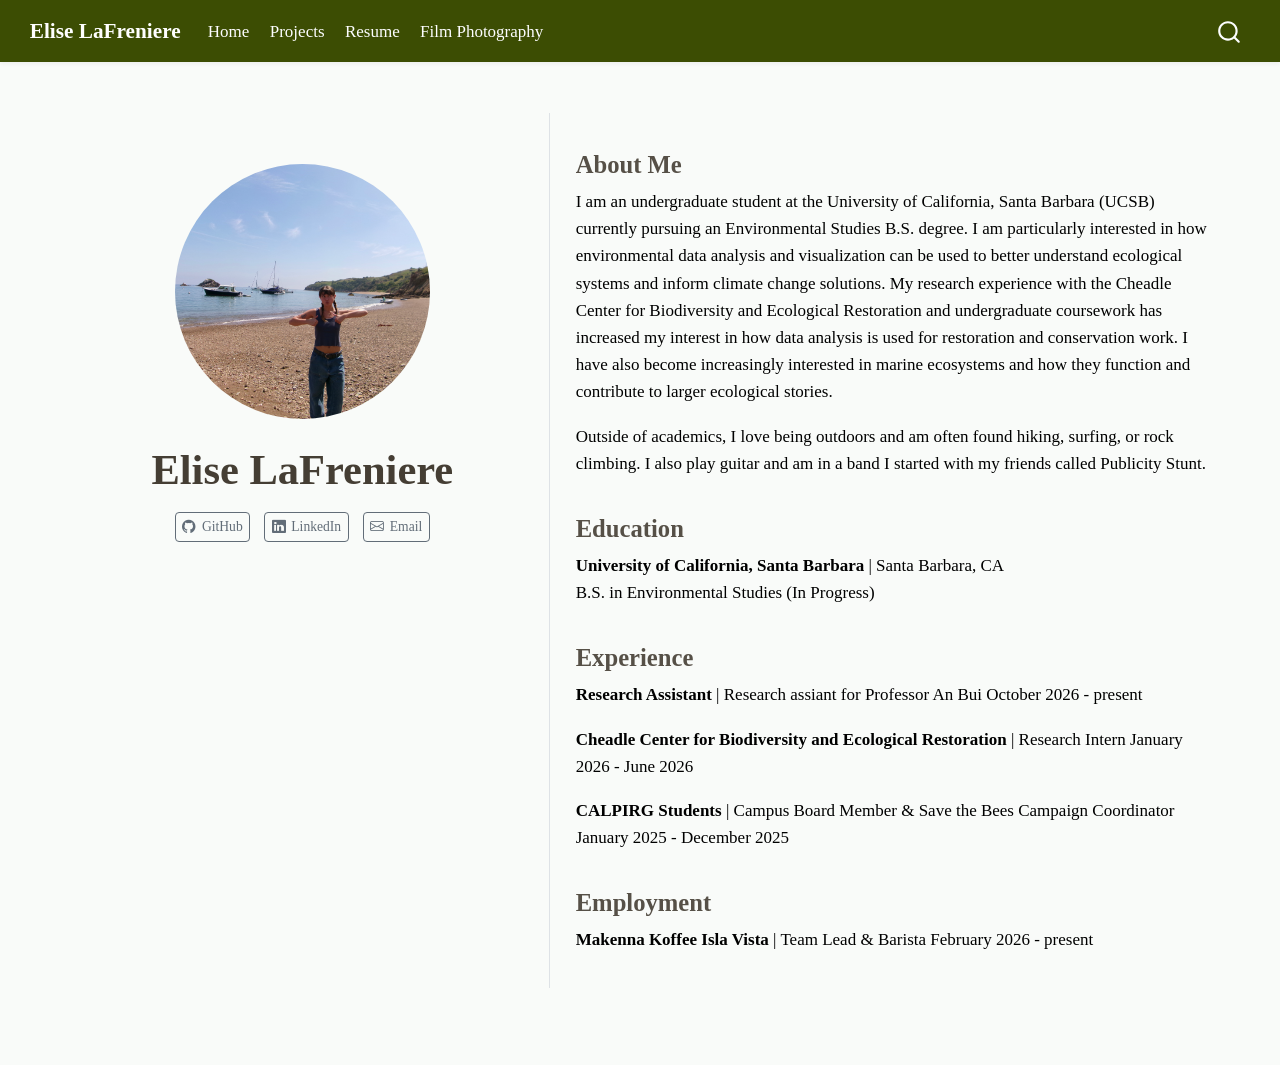
<file: docs/index.html>
<!DOCTYPE html>
<html xmlns="http://www.w3.org/1999/xhtml" lang="en" xml:lang="en"><head>

<meta charset="utf-8">
<meta name="generator" content="quarto-1.10.18">

<meta name="viewport" content="width=device-width, initial-scale=1.0, user-scalable=yes">


<title>Elise LaFreniere</title>
<style>
/* Default styles provided by pandoc.
** See https://pandoc.org/MANUAL.html#variables-for-html for config info.
*/
span.smallcaps{font-variant: small-caps;}
div.columns{display: flex; gap: 1.5em;}
div.column{flex: auto;}
@media screen {
div.columns{gap: min(4vw, 1.5em);}
div.column{overflow-x: auto;}
}
div.hanging-indent{margin-left: 1.5em; text-indent: -1.5em;}
ul.task-list{list-style: none;}
ul.task-list li input[type="checkbox"] {
  width: 0.8em;
  margin: 0 0.8em 0.2em -1em; /* quarto-specific, see https://github.com/quarto-dev/quarto-cli/issues/4556 */ 
  vertical-align: middle;
}
</style>


<script src="site_libs/quarto-nav/quarto-nav.js"></script>
<script src="site_libs/quarto-nav/headroom.min.js"></script>
<script src="site_libs/clipboard/clipboard.min.js"></script>
<script src="site_libs/quarto-search/autocomplete.umd.js"></script>
<script src="site_libs/quarto-search/fuse.min.js"></script>
<script src="site_libs/quarto-search/quarto-search.js"></script>
<meta name="quarto:offset" content="./">
<script src="site_libs/quarto-html/quarto.js" type="module"></script>
<script src="site_libs/quarto-html/tabsets/tabsets.js" type="module"></script>
<script src="site_libs/quarto-html/popper.min.js"></script>
<script src="site_libs/quarto-html/tippy.umd.min.js"></script>
<link href="site_libs/quarto-html/tippy.css" rel="stylesheet">
<link href="site_libs/quarto-html/quarto-syntax-highlighting-64a204ab8560d761af7679ceaba22944.css" rel="stylesheet" id="quarto-text-highlighting-styles">
<script src="site_libs/bootstrap/bootstrap.min.js"></script>
<link href="site_libs/bootstrap/bootstrap-icons.css" rel="stylesheet">
<link href="site_libs/bootstrap/bootstrap-4c95590471bc249542f3f3b6a9193ccd.min.css" rel="stylesheet" append-hash="true" id="quarto-bootstrap" data-mode="light">
<script id="quarto-search-options" type="application/json">{
  "location": "navbar",
  "copy-button": false,
  "collapse-after": 3,
  "panel-placement": "end",
  "type": "overlay",
  "limit": 50,
  "keyboard-shortcut": [
    "f",
    "/",
    "s"
  ],
  "show-item-context": false,
  "language": {
    "search-no-results-text": "No results",
    "search-matching-documents-text": "matching documents",
    "search-copy-link-title": "Copy link to search",
    "search-hide-matches-text": "Hide additional matches",
    "search-more-match-text": "more match in this document",
    "search-more-matches-text": "more matches in this document",
    "search-clear-button-title": "Clear",
    "search-text-placeholder": "",
    "search-detached-cancel-button-title": "Cancel",
    "search-submit-button-title": "Submit",
    "search-label": "Search"
  }
}</script>


</head>

<body class="nav-fixed quarto-light">

<div id="quarto-search-results"></div>
  <header id="quarto-header" class="headroom fixed-top">
    <nav class="navbar navbar-expand-lg " data-bs-theme="dark">
      <div class="navbar-container container-fluid">
      <div class="navbar-brand-container mx-auto">
    <a class="navbar-brand" href="./index.html">
    <span class="navbar-title">Elise LaFreniere</span>
    </a>
  </div>
            <div id="quarto-search" class="" title="Search"></div>
          <button class="navbar-toggler" type="button" data-bs-toggle="collapse" data-bs-target="#navbarCollapse" aria-controls="navbarCollapse" role="menu" aria-expanded="false" aria-label="Toggle navigation" onclick="if (window.quartoToggleHeadroom) { window.quartoToggleHeadroom(); }">
  <span class="navbar-toggler-icon"></span>
</button>
          <div class="collapse navbar-collapse" id="navbarCollapse">
            <ul class="navbar-nav navbar-nav-scroll me-auto">
  <li class="nav-item">
    <a class="nav-link active" href="./index.html" aria-current="page"> 
<span class="menu-text">Home</span></a>
  </li>  
  <li class="nav-item">
    <a class="nav-link" href="./projects.html"> 
<span class="menu-text">Projects</span></a>
  </li>  
  <li class="nav-item">
    <a class="nav-link" href="./resume.html"> 
<span class="menu-text">Resume</span></a>
  </li>  
  <li class="nav-item">
    <a class="nav-link" href="./photography.html"> 
<span class="menu-text">Film Photography</span></a>
  </li>  
</ul>
          </div> <!-- /navcollapse -->
            <div class="quarto-navbar-tools">
</div>
      </div> <!-- /container-fluid -->
    </nav>
</header>
<!-- content -->
<div id="quarto-content" class="quarto-container page-columns page-rows-contents page-layout-full page-navbar">
<!-- sidebar -->
<!-- margin-sidebar -->
    
<!-- main -->
<div class="quarto-about-trestles column-page">
  <div class="about-entity">
    <img src="home.jpg" class="about-image
  round " style="height: 15em; width: 15em;">
<header id="title-block-header" class="quarto-title-block default">
<div class="quarto-title">
<h1 class="title">Elise LaFreniere</h1>
</div>
<div class="quarto-title-meta column-page">
  </div>
</header>
    <div class="about-links">
  <a href="https://github.com/eliseclafreniere" class="about-link" rel="" target="">
    <i class="bi bi-github"></i>
     <span class="about-link-text">GitHub</span>
  </a>
  <a href="https://www.linkedin.com/in/elise-lafreniere-925312331/" class="about-link" rel="" target="">
    <i class="bi bi-linkedin"></i>
     <span class="about-link-text">LinkedIn</span>
  </a>
  <a href="mailto:eliselafreniere@ucsb.edu" class="about-link" rel="" target="">
    <i class="bi bi-envelope"></i>
     <span class="about-link-text">Email</span>
  </a>
</div>
  </div>
  <div class="about-contents"><main class="content column-page" id="quarto-document-content">
<section id="about-me" class="level3">
<h3 data-anchor-id="about-me">About Me</h3>
<p>I am an undergraduate student at the University of California, Santa Barbara (UCSB) currently pursuing an Environmental Studies B.S. degree. I am particularly interested in how environmental data analysis and visualization can be used to better understand ecological systems and inform climate change solutions. My research experience with the Cheadle Center for Biodiversity and Ecological Restoration and undergraduate coursework has increased my interest in how data analysis is used for restoration and conservation work. I have also become increasingly interested in marine ecosystems and how they function and contribute to larger ecological stories.</p>
<p>Outside of academics, I love being outdoors and am often found hiking, surfing, or rock climbing. I also play guitar and am in a band I started with my friends called Publicity Stunt.</p>
</section>
<section id="education" class="level3">
<h3 data-anchor-id="education">Education</h3>
<p><strong>University of California, Santa Barbara</strong> | Santa Barbara, CA<br>
B.S. in Environmental Studies (In Progress)</p>
</section>
<section id="experience" class="level3">
<h3 data-anchor-id="experience">Experience</h3>
<p><strong>Research Assistant</strong> | Research assiant for Professor An Bui October 2026 - present</p>
<p><strong>Cheadle Center for Biodiversity and Ecological Restoration</strong> | Research Intern January 2026 - June 2026</p>
<p><strong>CALPIRG Students</strong> | Campus Board Member &amp; Save the Bees Campaign Coordinator January 2025 - December 2025</p>
</section>
<section id="employment" class="level3">
<h3 data-anchor-id="employment">Employment</h3>
<p><strong>Makenna Koffee Isla Vista</strong> | Team Lead &amp; Barista February 2026 - present</p>


</section>
</main></div>
</div>
 <!-- /main -->
<script id="quarto-html-after-body" type="application/javascript">
  window.document.addEventListener("DOMContentLoaded", function (event) {
    const isCodeAnnotation = (el) => {
      for (const clz of el.classList) {
        if (clz.startsWith('code-annotation-')) {                     
          return true;
        }
      }
      return false;
    }
    const onCopySuccess = function(e) {
      // button target
      const button = e.trigger;
      // don't keep focus
      button.blur();
      // flash "checked"
      button.classList.add('code-copy-button-checked');
      var currentTitle = button.getAttribute("title");
      button.setAttribute("title", "Copied!");
      let tooltip;
      if (window.bootstrap) {
        button.setAttribute("data-bs-toggle", "tooltip");
        button.setAttribute("data-bs-placement", "left");
        button.setAttribute("data-bs-title", "Copied!");
        tooltip = new bootstrap.Tooltip(button, 
          { trigger: "manual", 
            customClass: "code-copy-button-tooltip",
            offset: [0, -8]});
        tooltip.show();    
      }
      setTimeout(function() {
        if (tooltip) {
          tooltip.hide();
          button.removeAttribute("data-bs-title");
          button.removeAttribute("data-bs-toggle");
          button.removeAttribute("data-bs-placement");
        }
        button.setAttribute("title", currentTitle);
        button.classList.remove('code-copy-button-checked');
      }, 1000);
      // clear code selection
      e.clearSelection();
    }
    const getTextToCopy = function(trigger) {
      const outerScaffold = trigger.parentElement.cloneNode(true);
      const codeEl = outerScaffold.querySelector('code');
      for (const childEl of codeEl.children) {
        if (isCodeAnnotation(childEl)) {
          childEl.remove();
        }
      }
      return codeEl.innerText;
    }
    const clipboard = new window.ClipboardJS('.code-copy-button:not([data-in-quarto-modal])', {
      text: getTextToCopy
    });
    clipboard.on('success', onCopySuccess);
    if (window.document.getElementById('quarto-embedded-source-code-modal')) {
      const clipboardModal = new window.ClipboardJS('.code-copy-button[data-in-quarto-modal]', {
        text: getTextToCopy,
        container: window.document.getElementById('quarto-embedded-source-code-modal')
      });
      clipboardModal.on('success', onCopySuccess);
    }
      var localhostRegex = new RegExp(/^(?:http|https):\/\/localhost\:?[0-9]*\//);
      var mailtoRegex = new RegExp(/^mailto:/);
        var filterRegex = new RegExp('/' + window.location.host + '/');
      var isInternal = (href) => {
          return filterRegex.test(href) || localhostRegex.test(href) || mailtoRegex.test(href);
      }
      // Inspect non-navigation links and adorn them if external
     var links = window.document.querySelectorAll('a[href]:not(.nav-link):not(.navbar-brand):not(.toc-action):not(.sidebar-link):not(.sidebar-item-toggle):not(.pagination-link):not(.no-external):not([aria-hidden]):not(.dropdown-item):not(.quarto-navigation-tool):not(.about-link)');
      for (var i=0; i<links.length; i++) {
        const link = links[i];
        if (!isInternal(link.href)) {
          // undo the damage that might have been done by quarto-nav.js in the case of
          // links that we want to consider external
          if (link.dataset.originalHref !== undefined) {
            link.href = link.dataset.originalHref;
          }
        }
      }
    function tippyHover(el, contentFn, onTriggerFn, onUntriggerFn) {
      const config = {
        allowHTML: true,
        maxWidth: 500,
        delay: 100,
        arrow: false,
        appendTo: function(el) {
            return el.parentElement;
        },
        interactive: true,
        interactiveBorder: 10,
        theme: 'quarto',
        placement: 'bottom-start',
      };
      if (contentFn) {
        config.content = contentFn;
      }
      if (onTriggerFn) {
        config.onTrigger = onTriggerFn;
      }
      if (onUntriggerFn) {
        config.onUntrigger = onUntriggerFn;
      }
      window.tippy(el, config); 
    }
    const noterefs = window.document.querySelectorAll('a[role="doc-noteref"]');
    for (var i=0; i<noterefs.length; i++) {
      const ref = noterefs[i];
      tippyHover(ref, function() {
        // use id or data attribute instead here
        let href = ref.getAttribute('data-footnote-href') || ref.getAttribute('href');
        try { href = new URL(href).hash; } catch {}
        const id = href.replace(/^#\/?/, "");
        const note = window.document.getElementById(id);
        if (note) {
          return note.innerHTML;
        } else {
          return "";
        }
      });
    }
    const xrefs = window.document.querySelectorAll('a.quarto-xref');
    const processXRef = (id, note) => {
      // Strip column container classes
      const stripColumnClz = (el) => {
        el.classList.remove("page-full", "page-columns");
        if (el.children) {
          for (const child of el.children) {
            stripColumnClz(child);
          }
        }
      }
      stripColumnClz(note)
      if (id === null || id.startsWith('sec-')) {
        // Special case sections, only their first couple elements
        const container = document.createElement("div");
        if (note.children && note.children.length > 2) {
          container.appendChild(note.children[0].cloneNode(true));
          for (let i = 1; i < note.children.length; i++) {
            const child = note.children[i];
            if (child.tagName === "P" && child.innerText === "") {
              continue;
            } else {
              container.appendChild(child.cloneNode(true));
              break;
            }
          }
          if (window.Quarto?.typesetMath) {
            window.Quarto.typesetMath(container);
          }
          return container.innerHTML
        } else {
          if (window.Quarto?.typesetMath) {
            window.Quarto.typesetMath(note);
          }
          return note.innerHTML;
        }
      } else {
        // Remove any anchor links if they are present
        const anchorLink = note.querySelector('a.anchorjs-link');
        if (anchorLink) {
          anchorLink.remove();
        }
        if (window.Quarto?.typesetMath) {
          window.Quarto.typesetMath(note);
        }
        if (note.classList.contains("callout")) {
          return note.outerHTML;
        } else {
          return note.innerHTML;
        }
      }
    }
    for (var i=0; i<xrefs.length; i++) {
      const xref = xrefs[i];
      tippyHover(xref, undefined, function(instance) {
        instance.disable();
        let url = xref.getAttribute('href');
        let hash = undefined; 
        if (url.startsWith('#')) {
          hash = url;
        } else {
          try { hash = new URL(url).hash; } catch {}
        }
        if (hash) {
          const id = hash.replace(/^#\/?/, "");
          const note = window.document.getElementById(id);
          if (note !== null) {
            try {
              const html = processXRef(id, note.cloneNode(true));
              instance.setContent(html);
            } finally {
              instance.enable();
              instance.show();
            }
          } else {
            // See if we can fetch this
            fetch(url.split('#')[0])
            .then(res => res.text())
            .then(html => {
              const parser = new DOMParser();
              const htmlDoc = parser.parseFromString(html, "text/html");
              const note = htmlDoc.getElementById(id);
              if (note !== null) {
                const html = processXRef(id, note);
                instance.setContent(html);
              } 
            }).finally(() => {
              instance.enable();
              instance.show();
            });
          }
        } else {
          // See if we can fetch a full url (with no hash to target)
          // This is a special case and we should probably do some content thinning / targeting
          fetch(url)
          .then(res => res.text())
          .then(html => {
            const parser = new DOMParser();
            const htmlDoc = parser.parseFromString(html, "text/html");
            const note = htmlDoc.querySelector('main.content');
            if (note !== null) {
              // This should only happen for chapter cross references
              // (since there is no id in the URL)
              // remove the first header
              if (note.children.length > 0 && note.children[0].tagName === "HEADER") {
                note.children[0].remove();
              }
              const html = processXRef(null, note);
              instance.setContent(html);
            } 
          }).finally(() => {
            instance.enable();
            instance.show();
          });
        }
      }, function(instance) {
      });
    }
        let selectedAnnoteEl;
        const selectorForAnnotation = ( cell, annotation) => {
          let cellAttr = 'data-code-cell="' + cell + '"';
          let lineAttr = 'data-code-annotation="' +  annotation + '"';
          const selector = 'span[' + cellAttr + '][' + lineAttr + ']';
          return selector;
        }
        const selectCodeLines = (annoteEl) => {
          const doc = window.document;
          const targetCell = annoteEl.getAttribute("data-target-cell");
          const targetAnnotation = annoteEl.getAttribute("data-target-annotation");
          const annoteSpan = window.document.querySelector(selectorForAnnotation(targetCell, targetAnnotation));
          const lines = annoteSpan.getAttribute("data-code-lines").split(",");
          const lineIds = lines.map((line) => {
            return targetCell + "-" + line;
          })
          let top = null;
          let height = null;
          let parent = null;
          if (lineIds.length > 0) {
              //compute the position of the single el (top and bottom and make a div)
              const el = window.document.getElementById(lineIds[0]);
              top = el.offsetTop;
              height = el.offsetHeight;
              parent = el.parentElement.parentElement;
            if (lineIds.length > 1) {
              const lastEl = window.document.getElementById(lineIds[lineIds.length - 1]);
              const bottom = lastEl.offsetTop + lastEl.offsetHeight;
              height = bottom - top;
            }
            if (top !== null && height !== null && parent !== null) {
              // cook up a div (if necessary) and position it 
              let div = window.document.getElementById("code-annotation-line-highlight");
              if (div === null) {
                div = window.document.createElement("div");
                div.setAttribute("id", "code-annotation-line-highlight");
                div.style.position = 'absolute';
                parent.appendChild(div);
              }
              div.style.top = top - 2 + "px";
              div.style.height = height + 4 + "px";
              div.style.left = 0;
              let gutterDiv = window.document.getElementById("code-annotation-line-highlight-gutter");
              if (gutterDiv === null) {
                gutterDiv = window.document.createElement("div");
                gutterDiv.setAttribute("id", "code-annotation-line-highlight-gutter");
                gutterDiv.style.position = 'absolute';
                const codeCell = window.document.getElementById(targetCell);
                const gutter = codeCell.querySelector('.code-annotation-gutter');
                gutter.appendChild(gutterDiv);
              }
              gutterDiv.style.top = top - 2 + "px";
              gutterDiv.style.height = height + 4 + "px";
            }
            selectedAnnoteEl = annoteEl;
          }
        };
        const unselectCodeLines = () => {
          const elementsIds = ["code-annotation-line-highlight", "code-annotation-line-highlight-gutter"];
          elementsIds.forEach((elId) => {
            const div = window.document.getElementById(elId);
            if (div) {
              div.remove();
            }
          });
          selectedAnnoteEl = undefined;
        };
          // Handle positioning of the toggle
      window.addEventListener(
        "resize",
        throttle(() => {
          elRect = undefined;
          if (selectedAnnoteEl) {
            selectCodeLines(selectedAnnoteEl);
          }
        }, 10)
      );
      function throttle(fn, ms) {
      let throttle = false;
      let timer;
        return (...args) => {
          if(!throttle) { // first call gets through
              fn.apply(this, args);
              throttle = true;
          } else { // all the others get throttled
              if(timer) clearTimeout(timer); // cancel #2
              timer = setTimeout(() => {
                fn.apply(this, args);
                timer = throttle = false;
              }, ms);
          }
        };
      }
        // Attach click handler to the DT
        const annoteDls = window.document.querySelectorAll('dt[data-target-cell]');
        for (const annoteDlNode of annoteDls) {
          annoteDlNode.addEventListener('click', (event) => {
            const clickedEl = event.target;
            if (clickedEl !== selectedAnnoteEl) {
              unselectCodeLines();
              const activeEl = window.document.querySelector('dt[data-target-cell].code-annotation-active');
              if (activeEl) {
                activeEl.classList.remove('code-annotation-active');
              }
              selectCodeLines(clickedEl);
              clickedEl.classList.add('code-annotation-active');
            } else {
              // Unselect the line
              unselectCodeLines();
              clickedEl.classList.remove('code-annotation-active');
            }
          });
        }
    const findCites = (el) => {
      const parentEl = el.parentElement;
      if (parentEl) {
        const cites = parentEl.dataset.cites;
        if (cites) {
          return {
            el,
            cites: cites.split(' ')
          };
        } else {
          return findCites(el.parentElement)
        }
      } else {
        return undefined;
      }
    };
    var bibliorefs = window.document.querySelectorAll('a[role="doc-biblioref"]');
    for (var i=0; i<bibliorefs.length; i++) {
      const ref = bibliorefs[i];
      const citeInfo = findCites(ref);
      if (citeInfo) {
        tippyHover(citeInfo.el, function() {
          var popup = window.document.createElement('div');
          citeInfo.cites.forEach(function(cite) {
            var citeDiv = window.document.createElement('div');
            citeDiv.classList.add('hanging-indent');
            citeDiv.classList.add('csl-entry');
            var biblioDiv = window.document.getElementById('ref-' + cite);
            if (biblioDiv) {
              citeDiv.innerHTML = biblioDiv.innerHTML;
            }
            popup.appendChild(citeDiv);
          });
          return popup.innerHTML;
        });
      }
    }
  });
  </script>
</div> <!-- /content -->




</body></html>
</file>
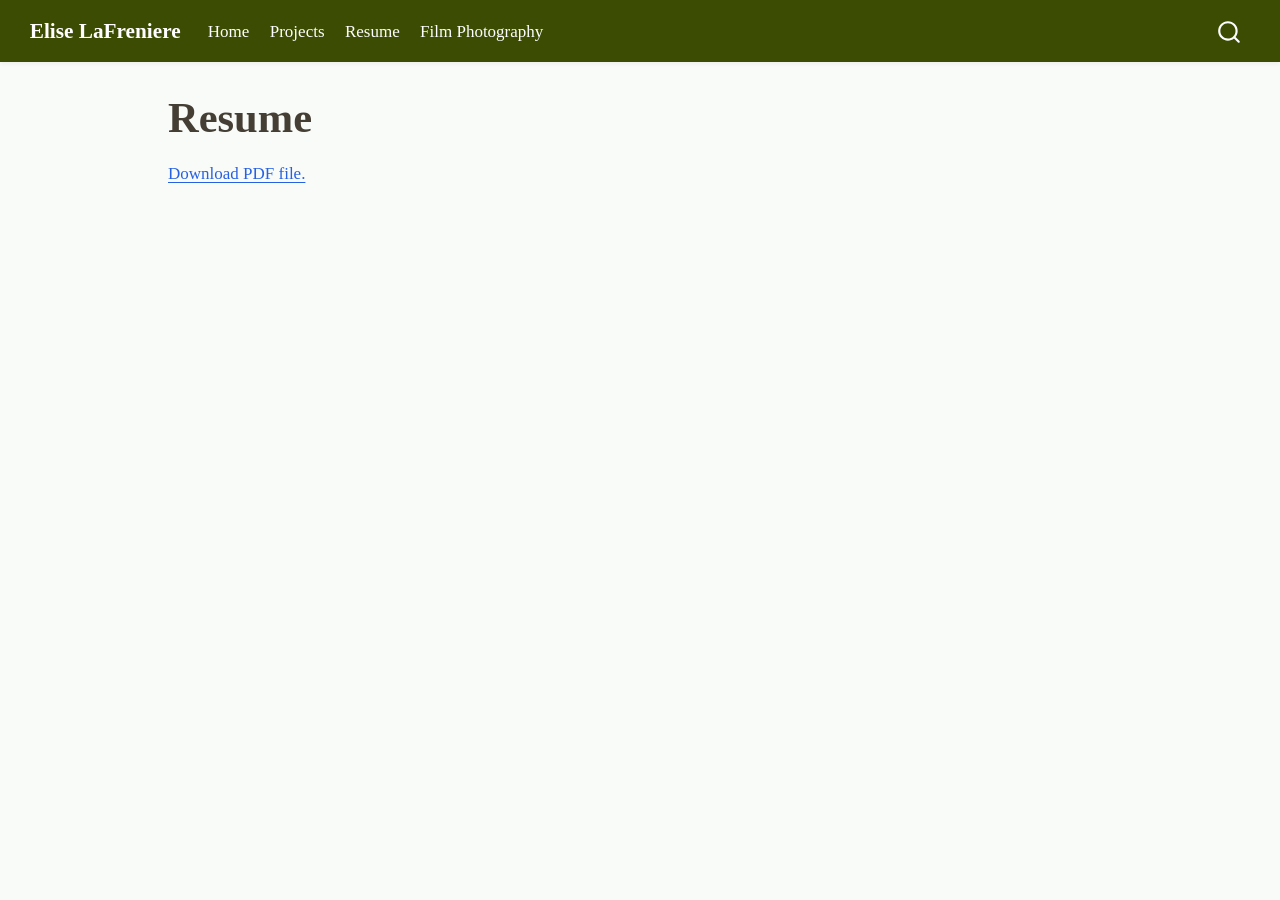
<file: docs/resume.html>
<!DOCTYPE html>
<html xmlns="http://www.w3.org/1999/xhtml" lang="en" xml:lang="en"><head>

<meta charset="utf-8">
<meta name="generator" content="quarto-1.10.18">

<meta name="viewport" content="width=device-width, initial-scale=1.0, user-scalable=yes">


<title>Resume – Elise LaFreniere</title>
<style>
/* Default styles provided by pandoc.
** See https://pandoc.org/MANUAL.html#variables-for-html for config info.
*/
span.smallcaps{font-variant: small-caps;}
div.columns{display: flex; gap: 1.5em;}
div.column{flex: auto;}
@media screen {
div.columns{gap: min(4vw, 1.5em);}
div.column{overflow-x: auto;}
}
div.hanging-indent{margin-left: 1.5em; text-indent: -1.5em;}
ul.task-list{list-style: none;}
ul.task-list li input[type="checkbox"] {
  width: 0.8em;
  margin: 0 0.8em 0.2em -1em; /* quarto-specific, see https://github.com/quarto-dev/quarto-cli/issues/4556 */ 
  vertical-align: middle;
}
</style>


<script src="site_libs/quarto-nav/quarto-nav.js"></script>
<script src="site_libs/quarto-nav/headroom.min.js"></script>
<script src="site_libs/clipboard/clipboard.min.js"></script>
<script src="site_libs/quarto-search/autocomplete.umd.js"></script>
<script src="site_libs/quarto-search/fuse.min.js"></script>
<script src="site_libs/quarto-search/quarto-search.js"></script>
<meta name="quarto:offset" content="./">
<script src="site_libs/quarto-html/quarto.js" type="module"></script>
<script src="site_libs/quarto-html/tabsets/tabsets.js" type="module"></script>
<script src="site_libs/quarto-html/popper.min.js"></script>
<script src="site_libs/quarto-html/tippy.umd.min.js"></script>
<script src="site_libs/quarto-html/anchor.min.js"></script>
<link href="site_libs/quarto-html/tippy.css" rel="stylesheet">
<link href="site_libs/quarto-html/quarto-syntax-highlighting-64a204ab8560d761af7679ceaba22944.css" rel="stylesheet" id="quarto-text-highlighting-styles">
<script src="site_libs/bootstrap/bootstrap.min.js"></script>
<link href="site_libs/bootstrap/bootstrap-icons.css" rel="stylesheet">
<link href="site_libs/bootstrap/bootstrap-4c95590471bc249542f3f3b6a9193ccd.min.css" rel="stylesheet" append-hash="true" id="quarto-bootstrap" data-mode="light">
<script id="quarto-search-options" type="application/json">{
  "location": "navbar",
  "copy-button": false,
  "collapse-after": 3,
  "panel-placement": "end",
  "type": "overlay",
  "limit": 50,
  "keyboard-shortcut": [
    "f",
    "/",
    "s"
  ],
  "show-item-context": false,
  "language": {
    "search-no-results-text": "No results",
    "search-matching-documents-text": "matching documents",
    "search-copy-link-title": "Copy link to search",
    "search-hide-matches-text": "Hide additional matches",
    "search-more-match-text": "more match in this document",
    "search-more-matches-text": "more matches in this document",
    "search-clear-button-title": "Clear",
    "search-text-placeholder": "",
    "search-detached-cancel-button-title": "Cancel",
    "search-submit-button-title": "Submit",
    "search-label": "Search"
  }
}</script>


</head>

<body class="nav-fixed quarto-light">

<div id="quarto-search-results"></div>
  <header id="quarto-header" class="headroom fixed-top">
    <nav class="navbar navbar-expand-lg " data-bs-theme="dark">
      <div class="navbar-container container-fluid">
      <div class="navbar-brand-container mx-auto">
    <a class="navbar-brand" href="./index.html">
    <span class="navbar-title">Elise LaFreniere</span>
    </a>
  </div>
            <div id="quarto-search" class="" title="Search"></div>
          <button class="navbar-toggler" type="button" data-bs-toggle="collapse" data-bs-target="#navbarCollapse" aria-controls="navbarCollapse" role="menu" aria-expanded="false" aria-label="Toggle navigation" onclick="if (window.quartoToggleHeadroom) { window.quartoToggleHeadroom(); }">
  <span class="navbar-toggler-icon"></span>
</button>
          <div class="collapse navbar-collapse" id="navbarCollapse">
            <ul class="navbar-nav navbar-nav-scroll me-auto">
  <li class="nav-item">
    <a class="nav-link" href="./index.html"> 
<span class="menu-text">Home</span></a>
  </li>  
  <li class="nav-item">
    <a class="nav-link" href="./projects.html"> 
<span class="menu-text">Projects</span></a>
  </li>  
  <li class="nav-item">
    <a class="nav-link active" href="./resume.html" aria-current="page"> 
<span class="menu-text">Resume</span></a>
  </li>  
  <li class="nav-item">
    <a class="nav-link" href="./photography.html"> 
<span class="menu-text">Film Photography</span></a>
  </li>  
</ul>
          </div> <!-- /navcollapse -->
            <div class="quarto-navbar-tools">
</div>
      </div> <!-- /container-fluid -->
    </nav>
</header>
<!-- content -->
<div id="quarto-content" class="quarto-container page-columns page-rows-contents page-layout-article page-navbar">
<!-- sidebar -->
<!-- margin-sidebar -->
    <div id="quarto-margin-sidebar" class="sidebar margin-sidebar zindex-bottom">
        
    </div>
<!-- main -->
<main class="content" id="quarto-document-content">

<header id="title-block-header" class="quarto-title-block default">
<div class="quarto-title">
<h1 class="title">Resume</h1>
</div>



<div class="quarto-title-meta">

    
  
    
  </div>
  


</header>


<p><object data="resume_lafreniere.pdf" type="application/pdf" width="1000" height="1000"><a href="resume_lafreniere.pdf" download="">Download PDF file.</a></object></p>



</main> <!-- /main -->
<script id="quarto-html-after-body" type="application/javascript">
  window.document.addEventListener("DOMContentLoaded", function (event) {
    const icon = "";
    const anchorJS = new window.AnchorJS();
    anchorJS.options = {
      placement: 'right',
      icon: icon
    };
    anchorJS.add('.anchored');
    const isCodeAnnotation = (el) => {
      for (const clz of el.classList) {
        if (clz.startsWith('code-annotation-')) {                     
          return true;
        }
      }
      return false;
    }
    const onCopySuccess = function(e) {
      // button target
      const button = e.trigger;
      // don't keep focus
      button.blur();
      // flash "checked"
      button.classList.add('code-copy-button-checked');
      var currentTitle = button.getAttribute("title");
      button.setAttribute("title", "Copied!");
      let tooltip;
      if (window.bootstrap) {
        button.setAttribute("data-bs-toggle", "tooltip");
        button.setAttribute("data-bs-placement", "left");
        button.setAttribute("data-bs-title", "Copied!");
        tooltip = new bootstrap.Tooltip(button, 
          { trigger: "manual", 
            customClass: "code-copy-button-tooltip",
            offset: [0, -8]});
        tooltip.show();    
      }
      setTimeout(function() {
        if (tooltip) {
          tooltip.hide();
          button.removeAttribute("data-bs-title");
          button.removeAttribute("data-bs-toggle");
          button.removeAttribute("data-bs-placement");
        }
        button.setAttribute("title", currentTitle);
        button.classList.remove('code-copy-button-checked');
      }, 1000);
      // clear code selection
      e.clearSelection();
    }
    const getTextToCopy = function(trigger) {
      const outerScaffold = trigger.parentElement.cloneNode(true);
      const codeEl = outerScaffold.querySelector('code');
      for (const childEl of codeEl.children) {
        if (isCodeAnnotation(childEl)) {
          childEl.remove();
        }
      }
      return codeEl.innerText;
    }
    const clipboard = new window.ClipboardJS('.code-copy-button:not([data-in-quarto-modal])', {
      text: getTextToCopy
    });
    clipboard.on('success', onCopySuccess);
    if (window.document.getElementById('quarto-embedded-source-code-modal')) {
      const clipboardModal = new window.ClipboardJS('.code-copy-button[data-in-quarto-modal]', {
        text: getTextToCopy,
        container: window.document.getElementById('quarto-embedded-source-code-modal')
      });
      clipboardModal.on('success', onCopySuccess);
    }
      var localhostRegex = new RegExp(/^(?:http|https):\/\/localhost\:?[0-9]*\//);
      var mailtoRegex = new RegExp(/^mailto:/);
        var filterRegex = new RegExp('/' + window.location.host + '/');
      var isInternal = (href) => {
          return filterRegex.test(href) || localhostRegex.test(href) || mailtoRegex.test(href);
      }
      // Inspect non-navigation links and adorn them if external
     var links = window.document.querySelectorAll('a[href]:not(.nav-link):not(.navbar-brand):not(.toc-action):not(.sidebar-link):not(.sidebar-item-toggle):not(.pagination-link):not(.no-external):not([aria-hidden]):not(.dropdown-item):not(.quarto-navigation-tool):not(.about-link)');
      for (var i=0; i<links.length; i++) {
        const link = links[i];
        if (!isInternal(link.href)) {
          // undo the damage that might have been done by quarto-nav.js in the case of
          // links that we want to consider external
          if (link.dataset.originalHref !== undefined) {
            link.href = link.dataset.originalHref;
          }
        }
      }
    function tippyHover(el, contentFn, onTriggerFn, onUntriggerFn) {
      const config = {
        allowHTML: true,
        maxWidth: 500,
        delay: 100,
        arrow: false,
        appendTo: function(el) {
            return el.parentElement;
        },
        interactive: true,
        interactiveBorder: 10,
        theme: 'quarto',
        placement: 'bottom-start',
      };
      if (contentFn) {
        config.content = contentFn;
      }
      if (onTriggerFn) {
        config.onTrigger = onTriggerFn;
      }
      if (onUntriggerFn) {
        config.onUntrigger = onUntriggerFn;
      }
      window.tippy(el, config); 
    }
    const noterefs = window.document.querySelectorAll('a[role="doc-noteref"]');
    for (var i=0; i<noterefs.length; i++) {
      const ref = noterefs[i];
      tippyHover(ref, function() {
        // use id or data attribute instead here
        let href = ref.getAttribute('data-footnote-href') || ref.getAttribute('href');
        try { href = new URL(href).hash; } catch {}
        const id = href.replace(/^#\/?/, "");
        const note = window.document.getElementById(id);
        if (note) {
          return note.innerHTML;
        } else {
          return "";
        }
      });
    }
    const xrefs = window.document.querySelectorAll('a.quarto-xref');
    const processXRef = (id, note) => {
      // Strip column container classes
      const stripColumnClz = (el) => {
        el.classList.remove("page-full", "page-columns");
        if (el.children) {
          for (const child of el.children) {
            stripColumnClz(child);
          }
        }
      }
      stripColumnClz(note)
      if (id === null || id.startsWith('sec-')) {
        // Special case sections, only their first couple elements
        const container = document.createElement("div");
        if (note.children && note.children.length > 2) {
          container.appendChild(note.children[0].cloneNode(true));
          for (let i = 1; i < note.children.length; i++) {
            const child = note.children[i];
            if (child.tagName === "P" && child.innerText === "") {
              continue;
            } else {
              container.appendChild(child.cloneNode(true));
              break;
            }
          }
          if (window.Quarto?.typesetMath) {
            window.Quarto.typesetMath(container);
          }
          return container.innerHTML
        } else {
          if (window.Quarto?.typesetMath) {
            window.Quarto.typesetMath(note);
          }
          return note.innerHTML;
        }
      } else {
        // Remove any anchor links if they are present
        const anchorLink = note.querySelector('a.anchorjs-link');
        if (anchorLink) {
          anchorLink.remove();
        }
        if (window.Quarto?.typesetMath) {
          window.Quarto.typesetMath(note);
        }
        if (note.classList.contains("callout")) {
          return note.outerHTML;
        } else {
          return note.innerHTML;
        }
      }
    }
    for (var i=0; i<xrefs.length; i++) {
      const xref = xrefs[i];
      tippyHover(xref, undefined, function(instance) {
        instance.disable();
        let url = xref.getAttribute('href');
        let hash = undefined; 
        if (url.startsWith('#')) {
          hash = url;
        } else {
          try { hash = new URL(url).hash; } catch {}
        }
        if (hash) {
          const id = hash.replace(/^#\/?/, "");
          const note = window.document.getElementById(id);
          if (note !== null) {
            try {
              const html = processXRef(id, note.cloneNode(true));
              instance.setContent(html);
            } finally {
              instance.enable();
              instance.show();
            }
          } else {
            // See if we can fetch this
            fetch(url.split('#')[0])
            .then(res => res.text())
            .then(html => {
              const parser = new DOMParser();
              const htmlDoc = parser.parseFromString(html, "text/html");
              const note = htmlDoc.getElementById(id);
              if (note !== null) {
                const html = processXRef(id, note);
                instance.setContent(html);
              } 
            }).finally(() => {
              instance.enable();
              instance.show();
            });
          }
        } else {
          // See if we can fetch a full url (with no hash to target)
          // This is a special case and we should probably do some content thinning / targeting
          fetch(url)
          .then(res => res.text())
          .then(html => {
            const parser = new DOMParser();
            const htmlDoc = parser.parseFromString(html, "text/html");
            const note = htmlDoc.querySelector('main.content');
            if (note !== null) {
              // This should only happen for chapter cross references
              // (since there is no id in the URL)
              // remove the first header
              if (note.children.length > 0 && note.children[0].tagName === "HEADER") {
                note.children[0].remove();
              }
              const html = processXRef(null, note);
              instance.setContent(html);
            } 
          }).finally(() => {
            instance.enable();
            instance.show();
          });
        }
      }, function(instance) {
      });
    }
        let selectedAnnoteEl;
        const selectorForAnnotation = ( cell, annotation) => {
          let cellAttr = 'data-code-cell="' + cell + '"';
          let lineAttr = 'data-code-annotation="' +  annotation + '"';
          const selector = 'span[' + cellAttr + '][' + lineAttr + ']';
          return selector;
        }
        const selectCodeLines = (annoteEl) => {
          const doc = window.document;
          const targetCell = annoteEl.getAttribute("data-target-cell");
          const targetAnnotation = annoteEl.getAttribute("data-target-annotation");
          const annoteSpan = window.document.querySelector(selectorForAnnotation(targetCell, targetAnnotation));
          const lines = annoteSpan.getAttribute("data-code-lines").split(",");
          const lineIds = lines.map((line) => {
            return targetCell + "-" + line;
          })
          let top = null;
          let height = null;
          let parent = null;
          if (lineIds.length > 0) {
              //compute the position of the single el (top and bottom and make a div)
              const el = window.document.getElementById(lineIds[0]);
              top = el.offsetTop;
              height = el.offsetHeight;
              parent = el.parentElement.parentElement;
            if (lineIds.length > 1) {
              const lastEl = window.document.getElementById(lineIds[lineIds.length - 1]);
              const bottom = lastEl.offsetTop + lastEl.offsetHeight;
              height = bottom - top;
            }
            if (top !== null && height !== null && parent !== null) {
              // cook up a div (if necessary) and position it 
              let div = window.document.getElementById("code-annotation-line-highlight");
              if (div === null) {
                div = window.document.createElement("div");
                div.setAttribute("id", "code-annotation-line-highlight");
                div.style.position = 'absolute';
                parent.appendChild(div);
              }
              div.style.top = top - 2 + "px";
              div.style.height = height + 4 + "px";
              div.style.left = 0;
              let gutterDiv = window.document.getElementById("code-annotation-line-highlight-gutter");
              if (gutterDiv === null) {
                gutterDiv = window.document.createElement("div");
                gutterDiv.setAttribute("id", "code-annotation-line-highlight-gutter");
                gutterDiv.style.position = 'absolute';
                const codeCell = window.document.getElementById(targetCell);
                const gutter = codeCell.querySelector('.code-annotation-gutter');
                gutter.appendChild(gutterDiv);
              }
              gutterDiv.style.top = top - 2 + "px";
              gutterDiv.style.height = height + 4 + "px";
            }
            selectedAnnoteEl = annoteEl;
          }
        };
        const unselectCodeLines = () => {
          const elementsIds = ["code-annotation-line-highlight", "code-annotation-line-highlight-gutter"];
          elementsIds.forEach((elId) => {
            const div = window.document.getElementById(elId);
            if (div) {
              div.remove();
            }
          });
          selectedAnnoteEl = undefined;
        };
          // Handle positioning of the toggle
      window.addEventListener(
        "resize",
        throttle(() => {
          elRect = undefined;
          if (selectedAnnoteEl) {
            selectCodeLines(selectedAnnoteEl);
          }
        }, 10)
      );
      function throttle(fn, ms) {
      let throttle = false;
      let timer;
        return (...args) => {
          if(!throttle) { // first call gets through
              fn.apply(this, args);
              throttle = true;
          } else { // all the others get throttled
              if(timer) clearTimeout(timer); // cancel #2
              timer = setTimeout(() => {
                fn.apply(this, args);
                timer = throttle = false;
              }, ms);
          }
        };
      }
        // Attach click handler to the DT
        const annoteDls = window.document.querySelectorAll('dt[data-target-cell]');
        for (const annoteDlNode of annoteDls) {
          annoteDlNode.addEventListener('click', (event) => {
            const clickedEl = event.target;
            if (clickedEl !== selectedAnnoteEl) {
              unselectCodeLines();
              const activeEl = window.document.querySelector('dt[data-target-cell].code-annotation-active');
              if (activeEl) {
                activeEl.classList.remove('code-annotation-active');
              }
              selectCodeLines(clickedEl);
              clickedEl.classList.add('code-annotation-active');
            } else {
              // Unselect the line
              unselectCodeLines();
              clickedEl.classList.remove('code-annotation-active');
            }
          });
        }
    const findCites = (el) => {
      const parentEl = el.parentElement;
      if (parentEl) {
        const cites = parentEl.dataset.cites;
        if (cites) {
          return {
            el,
            cites: cites.split(' ')
          };
        } else {
          return findCites(el.parentElement)
        }
      } else {
        return undefined;
      }
    };
    var bibliorefs = window.document.querySelectorAll('a[role="doc-biblioref"]');
    for (var i=0; i<bibliorefs.length; i++) {
      const ref = bibliorefs[i];
      const citeInfo = findCites(ref);
      if (citeInfo) {
        tippyHover(citeInfo.el, function() {
          var popup = window.document.createElement('div');
          citeInfo.cites.forEach(function(cite) {
            var citeDiv = window.document.createElement('div');
            citeDiv.classList.add('hanging-indent');
            citeDiv.classList.add('csl-entry');
            var biblioDiv = window.document.getElementById('ref-' + cite);
            if (biblioDiv) {
              citeDiv.innerHTML = biblioDiv.innerHTML;
            }
            popup.appendChild(citeDiv);
          });
          return popup.innerHTML;
        });
      }
    }
  });
  </script>
</div> <!-- /content -->




</body></html>
</file>
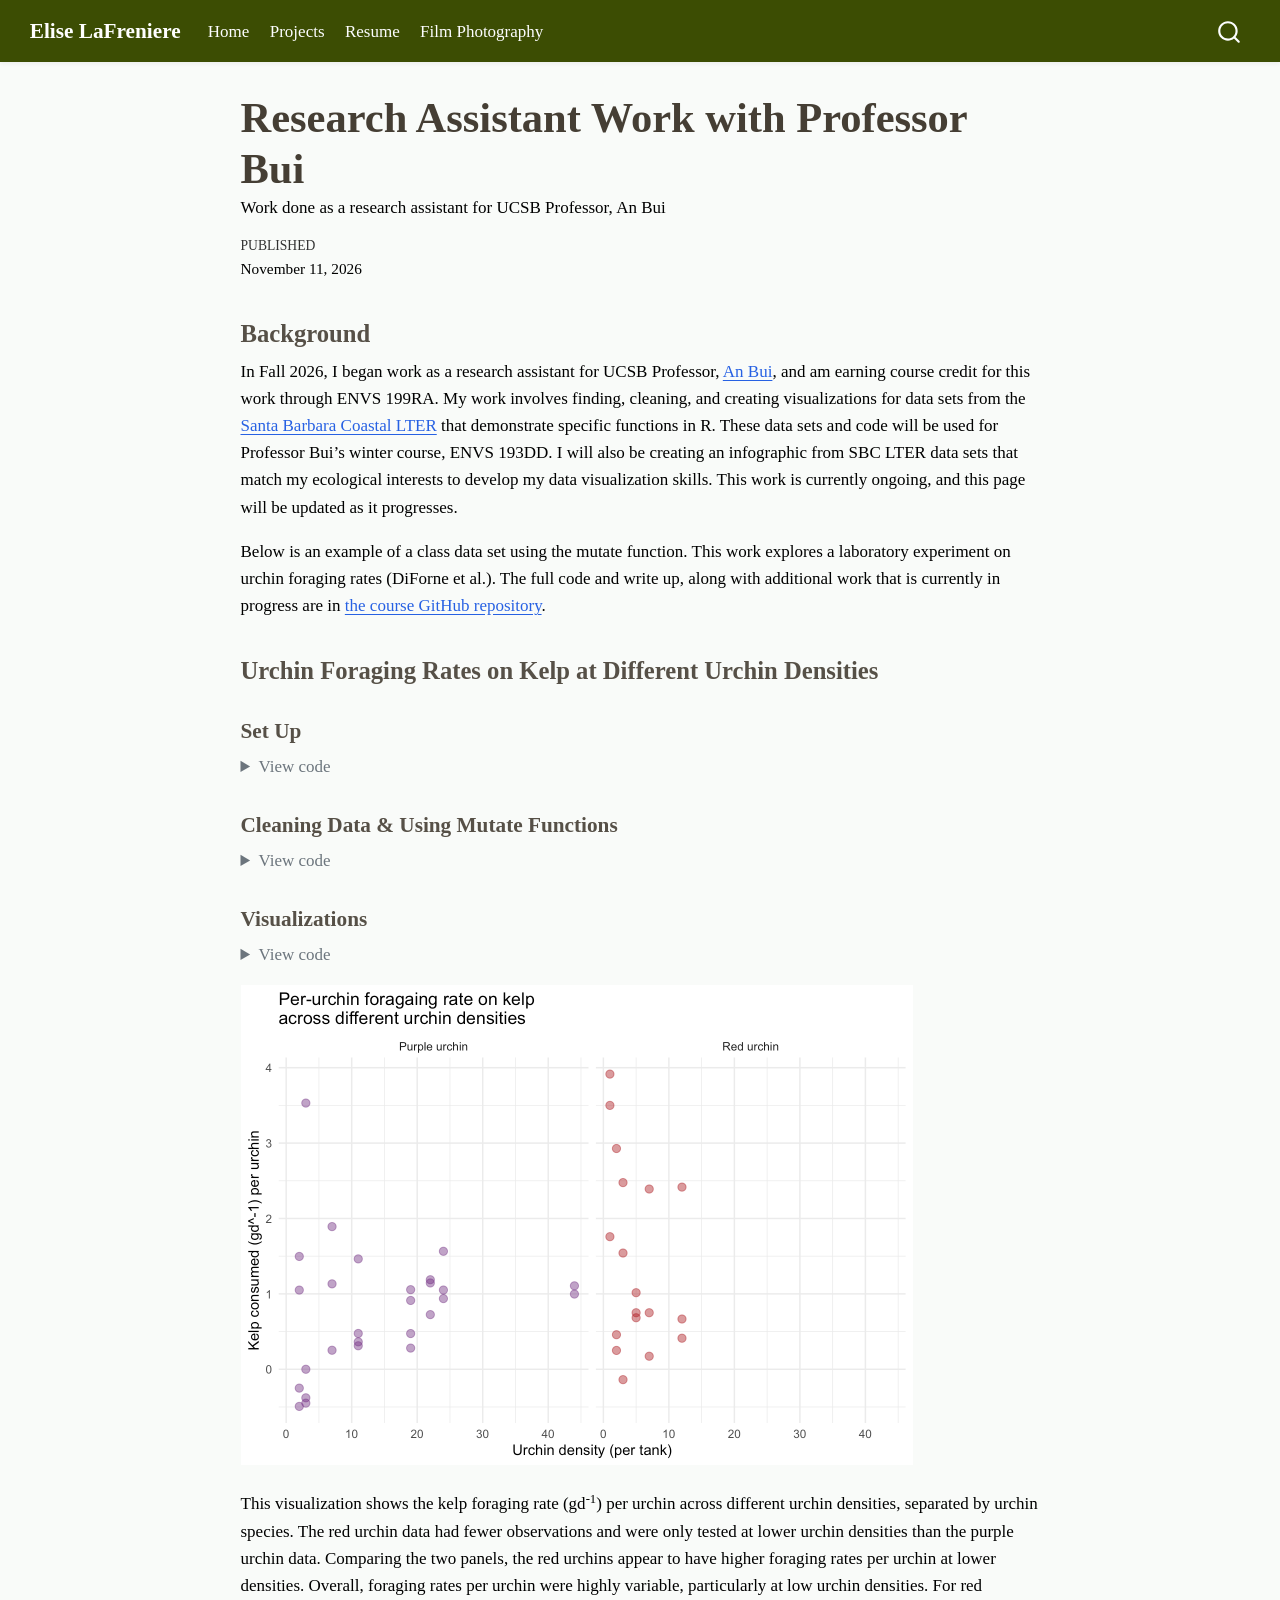
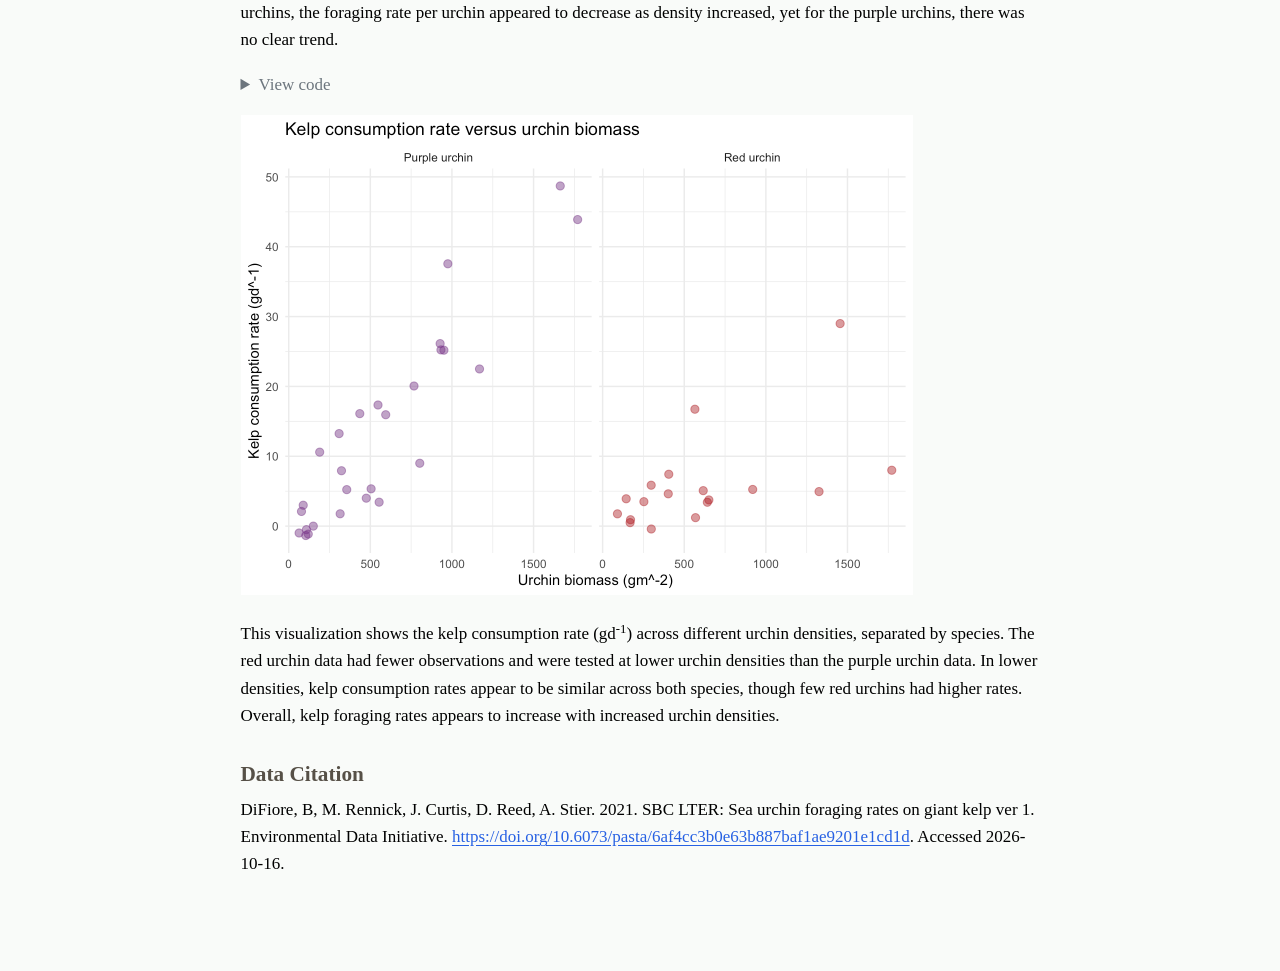
<file: docs/projects/ENVS_199RA.html>
<!DOCTYPE html>
<html xmlns="http://www.w3.org/1999/xhtml" lang="en" xml:lang="en"><head>

<meta charset="utf-8">
<meta name="generator" content="quarto-1.10.18">

<meta name="viewport" content="width=device-width, initial-scale=1.0, user-scalable=yes">

<meta name="dcterms.date" content="2026-11-11">
<meta name="description" content="Work done as a research assistant for UCSB Professor, An Bui">

<title>Research Assistant Work with Professor Bui – Elise LaFreniere</title>
<style>
/* Default styles provided by pandoc.
** See https://pandoc.org/MANUAL.html#variables-for-html for config info.
*/
span.smallcaps{font-variant: small-caps;}
div.columns{display: flex; gap: 1.5em;}
div.column{flex: auto;}
@media screen {
div.columns{gap: min(4vw, 1.5em);}
div.column{overflow-x: auto;}
}
div.hanging-indent{margin-left: 1.5em; text-indent: -1.5em;}
ul.task-list{list-style: none;}
ul.task-list li input[type="checkbox"] {
  width: 0.8em;
  margin: 0 0.8em 0.2em -1em; /* quarto-specific, see https://github.com/quarto-dev/quarto-cli/issues/4556 */ 
  vertical-align: middle;
}
/* CSS for syntax highlighting */
html { -webkit-text-size-adjust: 100%; }
pre > code.sourceCode { white-space: pre; position: relative; }
pre > code.sourceCode > span { display: inline-block; line-height: 1.25; }
pre > code.sourceCode > span:empty { height: 1.2em; }
.sourceCode { overflow: visible; }
code.sourceCode > span { color: inherit; text-decoration: inherit; }
div.sourceCode { margin: 1em 0; }
pre.sourceCode { margin: 0; }
@media screen {
div.sourceCode { overflow: auto; }
}
@media print {
pre > code.sourceCode { white-space: pre-wrap; }
pre > code.sourceCode > span { text-indent: -5em; padding-left: 5em; }
}
pre.numberSource code
  { counter-reset: source-line 0; }
pre.numberSource code > span
  { position: relative; left: -4em; counter-increment: source-line; }
pre.numberSource code > span > a:first-child::before
  { content: counter(source-line);
    position: relative; left: -1em; text-align: right; vertical-align: baseline;
    border: none; display: inline-block;
    -webkit-touch-callout: none; -webkit-user-select: none;
    -khtml-user-select: none; -moz-user-select: none;
    -ms-user-select: none; user-select: none;
    padding: 0 4px; width: 4em;
  }
pre.numberSource { margin-left: 3em;  padding-left: 4px; }
div.sourceCode
  {   }
@media screen {
pre > code.sourceCode > span > a:first-child::before { text-decoration: underline; }
}
</style>


<script src="../site_libs/quarto-nav/quarto-nav.js"></script>
<script src="../site_libs/quarto-nav/headroom.min.js"></script>
<script src="../site_libs/clipboard/clipboard.min.js"></script>
<script src="../site_libs/quarto-search/autocomplete.umd.js"></script>
<script src="../site_libs/quarto-search/fuse.min.js"></script>
<script src="../site_libs/quarto-search/quarto-search.js"></script>
<meta name="quarto:offset" content="../">
<script src="../site_libs/quarto-html/quarto.js" type="module"></script>
<script src="../site_libs/quarto-html/tabsets/tabsets.js" type="module"></script>
<script src="../site_libs/quarto-html/popper.min.js"></script>
<script src="../site_libs/quarto-html/tippy.umd.min.js"></script>
<script src="../site_libs/quarto-html/anchor.min.js"></script>
<link href="../site_libs/quarto-html/tippy.css" rel="stylesheet">
<link href="../site_libs/quarto-html/quarto-syntax-highlighting-64a204ab8560d761af7679ceaba22944.css" rel="stylesheet" id="quarto-text-highlighting-styles">
<script src="../site_libs/bootstrap/bootstrap.min.js"></script>
<link href="../site_libs/bootstrap/bootstrap-icons.css" rel="stylesheet">
<link href="../site_libs/bootstrap/bootstrap-4c95590471bc249542f3f3b6a9193ccd.min.css" rel="stylesheet" append-hash="true" id="quarto-bootstrap" data-mode="light">
<script id="quarto-search-options" type="application/json">{
  "location": "navbar",
  "copy-button": false,
  "collapse-after": 3,
  "panel-placement": "end",
  "type": "overlay",
  "limit": 50,
  "keyboard-shortcut": [
    "f",
    "/",
    "s"
  ],
  "show-item-context": false,
  "language": {
    "search-no-results-text": "No results",
    "search-matching-documents-text": "matching documents",
    "search-copy-link-title": "Copy link to search",
    "search-hide-matches-text": "Hide additional matches",
    "search-more-match-text": "more match in this document",
    "search-more-matches-text": "more matches in this document",
    "search-clear-button-title": "Clear",
    "search-text-placeholder": "",
    "search-detached-cancel-button-title": "Cancel",
    "search-submit-button-title": "Submit",
    "search-label": "Search"
  }
}</script>


</head>

<body class="nav-fixed fullcontent quarto-light">

<div id="quarto-search-results"></div>
  <header id="quarto-header" class="headroom fixed-top">
    <nav class="navbar navbar-expand-lg " data-bs-theme="dark">
      <div class="navbar-container container-fluid">
      <div class="navbar-brand-container mx-auto">
    <a class="navbar-brand" href="../index.html">
    <span class="navbar-title">Elise LaFreniere</span>
    </a>
  </div>
            <div id="quarto-search" class="" title="Search"></div>
          <button class="navbar-toggler" type="button" data-bs-toggle="collapse" data-bs-target="#navbarCollapse" aria-controls="navbarCollapse" role="menu" aria-expanded="false" aria-label="Toggle navigation" onclick="if (window.quartoToggleHeadroom) { window.quartoToggleHeadroom(); }">
  <span class="navbar-toggler-icon"></span>
</button>
          <div class="collapse navbar-collapse" id="navbarCollapse">
            <ul class="navbar-nav navbar-nav-scroll me-auto">
  <li class="nav-item">
    <a class="nav-link" href="../index.html"> 
<span class="menu-text">Home</span></a>
  </li>  
  <li class="nav-item">
    <a class="nav-link" href="../projects.html"> 
<span class="menu-text">Projects</span></a>
  </li>  
  <li class="nav-item">
    <a class="nav-link" href="../resume.html"> 
<span class="menu-text">Resume</span></a>
  </li>  
  <li class="nav-item">
    <a class="nav-link" href="../photography.html"> 
<span class="menu-text">Film Photography</span></a>
  </li>  
</ul>
          </div> <!-- /navcollapse -->
            <div class="quarto-navbar-tools">
</div>
      </div> <!-- /container-fluid -->
    </nav>
</header>
<!-- content -->
<div id="quarto-content" class="quarto-container page-columns page-rows-contents page-layout-article page-navbar">
<!-- sidebar -->
<!-- margin-sidebar -->
    
<!-- main -->
<main class="content" id="quarto-document-content">

<header id="title-block-header" class="quarto-title-block default">
<div class="quarto-title">
<h1 class="title">Research Assistant Work with Professor Bui</h1>
</div>

<div>
  <div class="description">
    Work done as a research assistant for UCSB Professor, An Bui
  </div>
</div>


<div class="quarto-title-meta">

    
    <div>
    <div class="quarto-title-meta-heading">Published</div>
    <div class="quarto-title-meta-contents">
      <p class="date">November 11, 2026</p>
    </div>
  </div>
  
    
  </div>
  


</header>


<section id="background" class="level3">
<h3 class="anchored" data-anchor-id="background">Background</h3>
<p>In Fall 2026, I began work as a research assistant for UCSB Professor, <a href="https://es.ucsb.edu/people/bui">An Bui</a>, and am earning course credit for this work through ENVS 199RA. My work involves finding, cleaning, and creating visualizations for data sets from the <a href="https://sbclter.msi.ucsb.edu/data/catalog/">Santa Barbara Coastal LTER</a> that demonstrate specific functions in R. These data sets and code will be used for Professor Bui’s winter course, ENVS 193DD. I will also be creating an infographic from SBC LTER data sets that match my ecological interests to develop my data visualization skills. This work is currently ongoing, and this page will be updated as it progresses.</p>
<p>Below is an example of a class data set using the mutate function. This work explores a laboratory experiment on urchin foraging rates (DiForne et al.). The full code and write up, along with additional work that is currently in progress are in <a href="https://github.com/ENVS-193DD/199RA_Fall-2026/tree/main">the course GitHub repository</a>.</p>
</section>
<section id="urchin-foraging-rates-on-kelp-at-different-urchin-densities" class="level3">
<h3 class="anchored" data-anchor-id="urchin-foraging-rates-on-kelp-at-different-urchin-densities">Urchin Foraging Rates on Kelp at Different Urchin Densities</h3>
<section id="set-up" class="level4">
<h4 class="anchored" data-anchor-id="set-up">Set Up</h4>
<div class="cell">
<details class="code-fold">
<summary>View code</summary>
<div class="code-copy-outer-scaffold"><div class="sourceCode cell-code" id="cb1"><pre class="sourceCode r code-with-copy"><code class="sourceCode r"><span id="cb1-1"><a href="#cb1-1" aria-hidden="true" tabindex="-1"></a><span class="co"># loading in packages </span></span>
<span id="cb1-2"><a href="#cb1-2" aria-hidden="true" tabindex="-1"></a><span class="fu">library</span>(tidyverse) <span class="co"># general use</span></span>
<span id="cb1-3"><a href="#cb1-3" aria-hidden="true" tabindex="-1"></a><span class="fu">library</span>(janitor) <span class="co"># cleaning data </span></span>
<span id="cb1-4"><a href="#cb1-4" aria-hidden="true" tabindex="-1"></a><span class="fu">library</span>(here) <span class="co"># data organization </span></span>
<span id="cb1-5"><a href="#cb1-5" aria-hidden="true" tabindex="-1"></a></span>
<span id="cb1-6"><a href="#cb1-6" aria-hidden="true" tabindex="-1"></a><span class="co"># reading in data </span></span>
<span id="cb1-7"><a href="#cb1-7" aria-hidden="true" tabindex="-1"></a></span>
<span id="cb1-8"><a href="#cb1-8" aria-hidden="true" tabindex="-1"></a><span class="co"># urchin density data from DiFiore et al. 2021</span></span>
<span id="cb1-9"><a href="#cb1-9" aria-hidden="true" tabindex="-1"></a>urchin <span class="ot">&lt;-</span> <span class="fu">read.csv</span>(<span class="fu">here</span>(<span class="st">"data"</span>,<span class="st">"mesocosm_density_data copy.csv"</span>))</span></code></pre></div><button title="Copy to Clipboard" class="code-copy-button"><i class="bi"></i></button></div>
</details>
</div>
</section>
<section id="cleaning-data-using-mutate-functions" class="level4">
<h4 class="anchored" data-anchor-id="cleaning-data-using-mutate-functions">Cleaning Data &amp; Using Mutate Functions</h4>
<div class="cell">
<details class="code-fold">
<summary>View code</summary>
<div class="code-copy-outer-scaffold"><div class="sourceCode cell-code" id="cb2"><pre class="sourceCode r code-with-copy"><code class="sourceCode r"><span id="cb2-1"><a href="#cb2-1" aria-hidden="true" tabindex="-1"></a><span class="co"># create new object urchin_clean</span></span>
<span id="cb2-2"><a href="#cb2-2" aria-hidden="true" tabindex="-1"></a>urchin_clean <span class="ot">&lt;-</span> urchin <span class="sc">|&gt;</span> </span>
<span id="cb2-3"><a href="#cb2-3" aria-hidden="true" tabindex="-1"></a>  <span class="co"># clean column names</span></span>
<span id="cb2-4"><a href="#cb2-4" aria-hidden="true" tabindex="-1"></a>  <span class="fu">clean_names</span>() <span class="sc">|&gt;</span></span>
<span id="cb2-5"><a href="#cb2-5" aria-hidden="true" tabindex="-1"></a>   <span class="co"># filter for trials with no mortality </span></span>
<span id="cb2-6"><a href="#cb2-6" aria-hidden="true" tabindex="-1"></a>  <span class="fu">filter</span>(mortality <span class="sc">==</span> <span class="dv">0</span>) <span class="sc">|&gt;</span> </span>
<span id="cb2-7"><a href="#cb2-7" aria-hidden="true" tabindex="-1"></a>  <span class="co"># mutate p_r to show the different species of urchins</span></span>
<span id="cb2-8"><a href="#cb2-8" aria-hidden="true" tabindex="-1"></a>  <span class="fu">rename</span>(<span class="at">species =</span> p_r) <span class="sc">|&gt;</span> </span>
<span id="cb2-9"><a href="#cb2-9" aria-hidden="true" tabindex="-1"></a>  <span class="fu">mutate</span>(<span class="at">species =</span> <span class="fu">case_when</span>(</span>
<span id="cb2-10"><a href="#cb2-10" aria-hidden="true" tabindex="-1"></a>    species <span class="sc">==</span> <span class="st">"p"</span> <span class="sc">~</span> <span class="st">"Purple urchin"</span>,</span>
<span id="cb2-11"><a href="#cb2-11" aria-hidden="true" tabindex="-1"></a>    species <span class="sc">==</span> <span class="st">"r"</span> <span class="sc">~</span> <span class="st">"Red urchin"</span></span>
<span id="cb2-12"><a href="#cb2-12" aria-hidden="true" tabindex="-1"></a>    )) <span class="sc">|&gt;</span> </span>
<span id="cb2-13"><a href="#cb2-13" aria-hidden="true" tabindex="-1"></a>  <span class="co"># grouping data for summarize</span></span>
<span id="cb2-14"><a href="#cb2-14" aria-hidden="true" tabindex="-1"></a>  <span class="fu">group_by</span>(trial_id, tank, species, urchin_density, total_time, kelp_in, kelp_out) <span class="sc">|&gt;</span> </span>
<span id="cb2-15"><a href="#cb2-15" aria-hidden="true" tabindex="-1"></a>  <span class="co"># using summarize to create urchin_biomass</span></span>
<span id="cb2-16"><a href="#cb2-16" aria-hidden="true" tabindex="-1"></a>  <span class="fu">summarize</span>(<span class="at">urchin_biomass =</span> <span class="fu">sum</span>(urchin_mass)<span class="sc">/</span><span class="fl">1.587</span>) <span class="sc">|&gt;</span> </span>
<span id="cb2-17"><a href="#cb2-17" aria-hidden="true" tabindex="-1"></a>  <span class="co">#ungrouping columns</span></span>
<span id="cb2-18"><a href="#cb2-18" aria-hidden="true" tabindex="-1"></a>  <span class="fu">ungroup</span>() <span class="sc">|&gt;</span> </span>
<span id="cb2-19"><a href="#cb2-19" aria-hidden="true" tabindex="-1"></a>  <span class="co"># mutate kelp_in and kelp_out columns to the kelp foraging rate of the urchins</span></span>
<span id="cb2-20"><a href="#cb2-20" aria-hidden="true" tabindex="-1"></a>   <span class="fu">mutate</span>(<span class="at">kelp_consumption_rate =</span> ((kelp_in <span class="sc">-</span> kelp_out) <span class="sc">/</span> total_time)<span class="sc">*</span><span class="dv">24</span>) <span class="sc">|&gt;</span></span>
<span id="cb2-21"><a href="#cb2-21" aria-hidden="true" tabindex="-1"></a>  <span class="fu">mutate</span>(<span class="at">rate_per_urchin =</span> (kelp_consumption_rate) <span class="sc">/</span> urchin_density) <span class="sc">|&gt;</span> </span>
<span id="cb2-22"><a href="#cb2-22" aria-hidden="true" tabindex="-1"></a>  <span class="co"># select for desired columns of interest </span></span>
<span id="cb2-23"><a href="#cb2-23" aria-hidden="true" tabindex="-1"></a>  <span class="fu">select</span>(urchin_density, rate_per_urchin, species, total_time, kelp_consumption_rate, urchin_biomass) </span></code></pre></div><button title="Copy to Clipboard" class="code-copy-button"><i class="bi"></i></button></div>
</details>
</div>
</section>
<section id="visualizations" class="level4">
<h4 class="anchored" data-anchor-id="visualizations">Visualizations</h4>
<div class="cell">
<details class="code-fold">
<summary>View code</summary>
<div class="code-copy-outer-scaffold"><div class="sourceCode cell-code" id="cb3"><pre class="sourceCode r code-with-copy"><code class="sourceCode r"><span id="cb3-1"><a href="#cb3-1" aria-hidden="true" tabindex="-1"></a><span class="co"># base plot </span></span>
<span id="cb3-2"><a href="#cb3-2" aria-hidden="true" tabindex="-1"></a><span class="fu">ggplot</span>(<span class="at">data =</span> urchin_clean,</span>
<span id="cb3-3"><a href="#cb3-3" aria-hidden="true" tabindex="-1"></a>  <span class="co"># x-axis urchin density, y-axis urchin consumption rate</span></span>
<span id="cb3-4"><a href="#cb3-4" aria-hidden="true" tabindex="-1"></a>  <span class="co"># color by species </span></span>
<span id="cb3-5"><a href="#cb3-5" aria-hidden="true" tabindex="-1"></a>       <span class="at">mapping =</span> <span class="fu">aes</span>(<span class="at">x =</span> urchin_density,</span>
<span id="cb3-6"><a href="#cb3-6" aria-hidden="true" tabindex="-1"></a>                     <span class="at">y =</span> rate_per_urchin,</span>
<span id="cb3-7"><a href="#cb3-7" aria-hidden="true" tabindex="-1"></a>                     <span class="at">color =</span> species)) <span class="sc">+</span> </span>
<span id="cb3-8"><a href="#cb3-8" aria-hidden="true" tabindex="-1"></a>  <span class="co"># first layer: geom_point</span></span>
<span id="cb3-9"><a href="#cb3-9" aria-hidden="true" tabindex="-1"></a>  <span class="fu">geom_point</span>(<span class="at">shape =</span> <span class="dv">20</span>,</span>
<span id="cb3-10"><a href="#cb3-10" aria-hidden="true" tabindex="-1"></a>             <span class="at">alpha =</span> <span class="fl">0.5</span>,</span>
<span id="cb3-11"><a href="#cb3-11" aria-hidden="true" tabindex="-1"></a>             <span class="at">size =</span> <span class="dv">4</span>) <span class="sc">+</span> </span>
<span id="cb3-12"><a href="#cb3-12" aria-hidden="true" tabindex="-1"></a>  <span class="co"># separating by species </span></span>
<span id="cb3-13"><a href="#cb3-13" aria-hidden="true" tabindex="-1"></a>  <span class="fu">facet_wrap</span>(<span class="sc">~</span>species) <span class="sc">+</span></span>
<span id="cb3-14"><a href="#cb3-14" aria-hidden="true" tabindex="-1"></a>  <span class="co"># customizing colors</span></span>
<span id="cb3-15"><a href="#cb3-15" aria-hidden="true" tabindex="-1"></a>  <span class="fu">scale_color_manual</span>(<span class="at">values =</span> <span class="fu">c</span>(</span>
<span id="cb3-16"><a href="#cb3-16" aria-hidden="true" tabindex="-1"></a>    <span class="st">"Purple urchin"</span> <span class="ot">=</span> <span class="st">"mediumorchid4"</span>,</span>
<span id="cb3-17"><a href="#cb3-17" aria-hidden="true" tabindex="-1"></a>    <span class="st">"Red urchin"</span> <span class="ot">=</span> <span class="st">"firebrick"</span>)) <span class="sc">+</span></span>
<span id="cb3-18"><a href="#cb3-18" aria-hidden="true" tabindex="-1"></a>  <span class="co"># labeling axes and adding title </span></span>
<span id="cb3-19"><a href="#cb3-19" aria-hidden="true" tabindex="-1"></a>  <span class="fu">labs</span>(<span class="at">x =</span> <span class="st">"Urchin density (per tank)"</span>,</span>
<span id="cb3-20"><a href="#cb3-20" aria-hidden="true" tabindex="-1"></a>       <span class="at">y =</span> <span class="st">"Kelp consumed (gd^-1) per urchin"</span>,</span>
<span id="cb3-21"><a href="#cb3-21" aria-hidden="true" tabindex="-1"></a>       <span class="at">title =</span> <span class="st">"Per-urchin foragaing rate on kelp </span><span class="sc">\n</span><span class="st">across different urchin densities"</span>) <span class="sc">+</span> </span>
<span id="cb3-22"><a href="#cb3-22" aria-hidden="true" tabindex="-1"></a>  <span class="co"># adding custom theme </span></span>
<span id="cb3-23"><a href="#cb3-23" aria-hidden="true" tabindex="-1"></a>  <span class="fu">theme_minimal</span>() <span class="sc">+</span></span>
<span id="cb3-24"><a href="#cb3-24" aria-hidden="true" tabindex="-1"></a>  <span class="co"># removing legend</span></span>
<span id="cb3-25"><a href="#cb3-25" aria-hidden="true" tabindex="-1"></a>  <span class="fu">theme</span>(<span class="at">legend.position =</span> <span class="st">"none"</span>)</span></code></pre></div><button title="Copy to Clipboard" class="code-copy-button"><i class="bi"></i></button></div>
</details>
<div class="cell-output-display">
<div>
<figure class="figure">
<p><img src="ENVS_199RA_files/figure-html/visualization-of-urchin-density-rate-1.png" class="img-fluid figure-img" width="672"></p>
</figure>
</div>
</div>
</div>
<p>This visualization shows the kelp foraging rate (gd<sup>-1</sup>) per urchin across different urchin densities, separated by urchin species. The red urchin data had fewer observations and were only tested at lower urchin densities than the purple urchin data. Comparing the two panels, the red urchins appear to have higher foraging rates per urchin at lower densities. Overall, foraging rates per urchin were highly variable, particularly at low urchin densities. For red urchins, the foraging rate per urchin appeared to decrease as density increased, yet for the purple urchins, there was no clear trend.</p>
<div class="cell">
<details class="code-fold">
<summary>View code</summary>
<div class="code-copy-outer-scaffold"><div class="sourceCode cell-code" id="cb4"><pre class="sourceCode r code-with-copy"><code class="sourceCode r"><span id="cb4-1"><a href="#cb4-1" aria-hidden="true" tabindex="-1"></a><span class="co"># base plot </span></span>
<span id="cb4-2"><a href="#cb4-2" aria-hidden="true" tabindex="-1"></a><span class="fu">ggplot</span>(<span class="at">data =</span> urchin_clean,</span>
<span id="cb4-3"><a href="#cb4-3" aria-hidden="true" tabindex="-1"></a>  <span class="co"># x-axis urchin density, y-axis urchin consumption rate</span></span>
<span id="cb4-4"><a href="#cb4-4" aria-hidden="true" tabindex="-1"></a>  <span class="co"># color by species </span></span>
<span id="cb4-5"><a href="#cb4-5" aria-hidden="true" tabindex="-1"></a>       <span class="at">mapping =</span> <span class="fu">aes</span>(<span class="at">x =</span> urchin_biomass,</span>
<span id="cb4-6"><a href="#cb4-6" aria-hidden="true" tabindex="-1"></a>                     <span class="at">y =</span> kelp_consumption_rate,</span>
<span id="cb4-7"><a href="#cb4-7" aria-hidden="true" tabindex="-1"></a>                     <span class="at">color =</span> species)) <span class="sc">+</span> </span>
<span id="cb4-8"><a href="#cb4-8" aria-hidden="true" tabindex="-1"></a>  <span class="co"># first layer: geom_point</span></span>
<span id="cb4-9"><a href="#cb4-9" aria-hidden="true" tabindex="-1"></a>  <span class="fu">geom_point</span>(<span class="at">shape =</span> <span class="dv">20</span>,</span>
<span id="cb4-10"><a href="#cb4-10" aria-hidden="true" tabindex="-1"></a>             <span class="at">alpha =</span> <span class="fl">0.5</span>,</span>
<span id="cb4-11"><a href="#cb4-11" aria-hidden="true" tabindex="-1"></a>             <span class="at">size =</span> <span class="dv">4</span>) <span class="sc">+</span> </span>
<span id="cb4-12"><a href="#cb4-12" aria-hidden="true" tabindex="-1"></a>    <span class="co"># separating by species </span></span>
<span id="cb4-13"><a href="#cb4-13" aria-hidden="true" tabindex="-1"></a>  <span class="fu">facet_wrap</span>(<span class="sc">~</span>species) <span class="sc">+</span></span>
<span id="cb4-14"><a href="#cb4-14" aria-hidden="true" tabindex="-1"></a>    <span class="co"># customizing colors</span></span>
<span id="cb4-15"><a href="#cb4-15" aria-hidden="true" tabindex="-1"></a>  <span class="fu">scale_color_manual</span>(<span class="at">values =</span> <span class="fu">c</span>(</span>
<span id="cb4-16"><a href="#cb4-16" aria-hidden="true" tabindex="-1"></a>    <span class="st">"Purple urchin"</span> <span class="ot">=</span> <span class="st">"mediumorchid4"</span>,</span>
<span id="cb4-17"><a href="#cb4-17" aria-hidden="true" tabindex="-1"></a>    <span class="st">"Red urchin"</span> <span class="ot">=</span> <span class="st">"firebrick"</span>)) <span class="sc">+</span></span>
<span id="cb4-18"><a href="#cb4-18" aria-hidden="true" tabindex="-1"></a>  <span class="fu">labs</span>(<span class="at">x =</span> <span class="st">"Urchin biomass (gm^-2)"</span>,</span>
<span id="cb4-19"><a href="#cb4-19" aria-hidden="true" tabindex="-1"></a>       <span class="at">y =</span> <span class="st">"Kelp consumption rate (gd^-1)"</span>,</span>
<span id="cb4-20"><a href="#cb4-20" aria-hidden="true" tabindex="-1"></a>       <span class="at">title =</span> <span class="st">"Kelp consumption rate versus urchin biomass"</span>) <span class="sc">+</span> </span>
<span id="cb4-21"><a href="#cb4-21" aria-hidden="true" tabindex="-1"></a>  <span class="co"># adding custom theme </span></span>
<span id="cb4-22"><a href="#cb4-22" aria-hidden="true" tabindex="-1"></a>  <span class="fu">theme_minimal</span>() <span class="sc">+</span></span>
<span id="cb4-23"><a href="#cb4-23" aria-hidden="true" tabindex="-1"></a>  <span class="co"># removing legend</span></span>
<span id="cb4-24"><a href="#cb4-24" aria-hidden="true" tabindex="-1"></a>  <span class="fu">theme</span>(<span class="at">legend.position =</span> <span class="st">"none"</span>)</span></code></pre></div><button title="Copy to Clipboard" class="code-copy-button"><i class="bi"></i></button></div>
</details>
<div class="cell-output-display">
<div>
<figure class="figure">
<p><img src="ENVS_199RA_files/figure-html/visualization-of-kelp-consumption-rate-1.png" class="img-fluid figure-img" width="672"></p>
</figure>
</div>
</div>
</div>
<p>This visualization shows the kelp consumption rate (gd<sup>-1</sup>) across different urchin densities, separated by species. The red urchin data had fewer observations and were tested at lower urchin densities than the purple urchin data. In lower densities, kelp consumption rates appear to be similar across both species, though few red urchins had higher rates. Overall, kelp foraging rates appears to increase with increased urchin densities.</p>
</section>
<section id="data-citation" class="level4">
<h4 class="anchored" data-anchor-id="data-citation">Data Citation</h4>
<p>DiFiore, B, M. Rennick, J. Curtis, D. Reed, A. Stier. 2021. SBC LTER: Sea urchin foraging rates on giant kelp ver 1. Environmental Data Initiative. <a href="https://doi.org/10.6073/pasta/6af4cc3b0e63b887baf1ae9201e1cd1d">https://doi.org/10.6073/pasta/6af4cc3b0e63b887baf1ae9201e1cd1d</a>. Accessed 2026-10-16.</p>


</section>
</section>

</main> <!-- /main -->
<script id="quarto-html-after-body" type="application/javascript">
  window.document.addEventListener("DOMContentLoaded", function (event) {
    const icon = "";
    const anchorJS = new window.AnchorJS();
    anchorJS.options = {
      placement: 'right',
      icon: icon
    };
    anchorJS.add('.anchored');
    const isCodeAnnotation = (el) => {
      for (const clz of el.classList) {
        if (clz.startsWith('code-annotation-')) {                     
          return true;
        }
      }
      return false;
    }
    const onCopySuccess = function(e) {
      // button target
      const button = e.trigger;
      // don't keep focus
      button.blur();
      // flash "checked"
      button.classList.add('code-copy-button-checked');
      var currentTitle = button.getAttribute("title");
      button.setAttribute("title", "Copied!");
      let tooltip;
      if (window.bootstrap) {
        button.setAttribute("data-bs-toggle", "tooltip");
        button.setAttribute("data-bs-placement", "left");
        button.setAttribute("data-bs-title", "Copied!");
        tooltip = new bootstrap.Tooltip(button, 
          { trigger: "manual", 
            customClass: "code-copy-button-tooltip",
            offset: [0, -8]});
        tooltip.show();    
      }
      setTimeout(function() {
        if (tooltip) {
          tooltip.hide();
          button.removeAttribute("data-bs-title");
          button.removeAttribute("data-bs-toggle");
          button.removeAttribute("data-bs-placement");
        }
        button.setAttribute("title", currentTitle);
        button.classList.remove('code-copy-button-checked');
      }, 1000);
      // clear code selection
      e.clearSelection();
    }
    const getTextToCopy = function(trigger) {
      const outerScaffold = trigger.parentElement.cloneNode(true);
      const codeEl = outerScaffold.querySelector('code');
      for (const childEl of codeEl.children) {
        if (isCodeAnnotation(childEl)) {
          childEl.remove();
        }
      }
      return codeEl.innerText;
    }
    const clipboard = new window.ClipboardJS('.code-copy-button:not([data-in-quarto-modal])', {
      text: getTextToCopy
    });
    clipboard.on('success', onCopySuccess);
    if (window.document.getElementById('quarto-embedded-source-code-modal')) {
      const clipboardModal = new window.ClipboardJS('.code-copy-button[data-in-quarto-modal]', {
        text: getTextToCopy,
        container: window.document.getElementById('quarto-embedded-source-code-modal')
      });
      clipboardModal.on('success', onCopySuccess);
    }
      var localhostRegex = new RegExp(/^(?:http|https):\/\/localhost\:?[0-9]*\//);
      var mailtoRegex = new RegExp(/^mailto:/);
        var filterRegex = new RegExp('/' + window.location.host + '/');
      var isInternal = (href) => {
          return filterRegex.test(href) || localhostRegex.test(href) || mailtoRegex.test(href);
      }
      // Inspect non-navigation links and adorn them if external
     var links = window.document.querySelectorAll('a[href]:not(.nav-link):not(.navbar-brand):not(.toc-action):not(.sidebar-link):not(.sidebar-item-toggle):not(.pagination-link):not(.no-external):not([aria-hidden]):not(.dropdown-item):not(.quarto-navigation-tool):not(.about-link)');
      for (var i=0; i<links.length; i++) {
        const link = links[i];
        if (!isInternal(link.href)) {
          // undo the damage that might have been done by quarto-nav.js in the case of
          // links that we want to consider external
          if (link.dataset.originalHref !== undefined) {
            link.href = link.dataset.originalHref;
          }
        }
      }
    function tippyHover(el, contentFn, onTriggerFn, onUntriggerFn) {
      const config = {
        allowHTML: true,
        maxWidth: 500,
        delay: 100,
        arrow: false,
        appendTo: function(el) {
            return el.parentElement;
        },
        interactive: true,
        interactiveBorder: 10,
        theme: 'quarto',
        placement: 'bottom-start',
      };
      if (contentFn) {
        config.content = contentFn;
      }
      if (onTriggerFn) {
        config.onTrigger = onTriggerFn;
      }
      if (onUntriggerFn) {
        config.onUntrigger = onUntriggerFn;
      }
      window.tippy(el, config); 
    }
    const noterefs = window.document.querySelectorAll('a[role="doc-noteref"]');
    for (var i=0; i<noterefs.length; i++) {
      const ref = noterefs[i];
      tippyHover(ref, function() {
        // use id or data attribute instead here
        let href = ref.getAttribute('data-footnote-href') || ref.getAttribute('href');
        try { href = new URL(href).hash; } catch {}
        const id = href.replace(/^#\/?/, "");
        const note = window.document.getElementById(id);
        if (note) {
          return note.innerHTML;
        } else {
          return "";
        }
      });
    }
    const xrefs = window.document.querySelectorAll('a.quarto-xref');
    const processXRef = (id, note) => {
      // Strip column container classes
      const stripColumnClz = (el) => {
        el.classList.remove("page-full", "page-columns");
        if (el.children) {
          for (const child of el.children) {
            stripColumnClz(child);
          }
        }
      }
      stripColumnClz(note)
      if (id === null || id.startsWith('sec-')) {
        // Special case sections, only their first couple elements
        const container = document.createElement("div");
        if (note.children && note.children.length > 2) {
          container.appendChild(note.children[0].cloneNode(true));
          for (let i = 1; i < note.children.length; i++) {
            const child = note.children[i];
            if (child.tagName === "P" && child.innerText === "") {
              continue;
            } else {
              container.appendChild(child.cloneNode(true));
              break;
            }
          }
          if (window.Quarto?.typesetMath) {
            window.Quarto.typesetMath(container);
          }
          return container.innerHTML
        } else {
          if (window.Quarto?.typesetMath) {
            window.Quarto.typesetMath(note);
          }
          return note.innerHTML;
        }
      } else {
        // Remove any anchor links if they are present
        const anchorLink = note.querySelector('a.anchorjs-link');
        if (anchorLink) {
          anchorLink.remove();
        }
        if (window.Quarto?.typesetMath) {
          window.Quarto.typesetMath(note);
        }
        if (note.classList.contains("callout")) {
          return note.outerHTML;
        } else {
          return note.innerHTML;
        }
      }
    }
    for (var i=0; i<xrefs.length; i++) {
      const xref = xrefs[i];
      tippyHover(xref, undefined, function(instance) {
        instance.disable();
        let url = xref.getAttribute('href');
        let hash = undefined; 
        if (url.startsWith('#')) {
          hash = url;
        } else {
          try { hash = new URL(url).hash; } catch {}
        }
        if (hash) {
          const id = hash.replace(/^#\/?/, "");
          const note = window.document.getElementById(id);
          if (note !== null) {
            try {
              const html = processXRef(id, note.cloneNode(true));
              instance.setContent(html);
            } finally {
              instance.enable();
              instance.show();
            }
          } else {
            // See if we can fetch this
            fetch(url.split('#')[0])
            .then(res => res.text())
            .then(html => {
              const parser = new DOMParser();
              const htmlDoc = parser.parseFromString(html, "text/html");
              const note = htmlDoc.getElementById(id);
              if (note !== null) {
                const html = processXRef(id, note);
                instance.setContent(html);
              } 
            }).finally(() => {
              instance.enable();
              instance.show();
            });
          }
        } else {
          // See if we can fetch a full url (with no hash to target)
          // This is a special case and we should probably do some content thinning / targeting
          fetch(url)
          .then(res => res.text())
          .then(html => {
            const parser = new DOMParser();
            const htmlDoc = parser.parseFromString(html, "text/html");
            const note = htmlDoc.querySelector('main.content');
            if (note !== null) {
              // This should only happen for chapter cross references
              // (since there is no id in the URL)
              // remove the first header
              if (note.children.length > 0 && note.children[0].tagName === "HEADER") {
                note.children[0].remove();
              }
              const html = processXRef(null, note);
              instance.setContent(html);
            } 
          }).finally(() => {
            instance.enable();
            instance.show();
          });
        }
      }, function(instance) {
      });
    }
        let selectedAnnoteEl;
        const selectorForAnnotation = ( cell, annotation) => {
          let cellAttr = 'data-code-cell="' + cell + '"';
          let lineAttr = 'data-code-annotation="' +  annotation + '"';
          const selector = 'span[' + cellAttr + '][' + lineAttr + ']';
          return selector;
        }
        const selectCodeLines = (annoteEl) => {
          const doc = window.document;
          const targetCell = annoteEl.getAttribute("data-target-cell");
          const targetAnnotation = annoteEl.getAttribute("data-target-annotation");
          const annoteSpan = window.document.querySelector(selectorForAnnotation(targetCell, targetAnnotation));
          const lines = annoteSpan.getAttribute("data-code-lines").split(",");
          const lineIds = lines.map((line) => {
            return targetCell + "-" + line;
          })
          let top = null;
          let height = null;
          let parent = null;
          if (lineIds.length > 0) {
              //compute the position of the single el (top and bottom and make a div)
              const el = window.document.getElementById(lineIds[0]);
              top = el.offsetTop;
              height = el.offsetHeight;
              parent = el.parentElement.parentElement;
            if (lineIds.length > 1) {
              const lastEl = window.document.getElementById(lineIds[lineIds.length - 1]);
              const bottom = lastEl.offsetTop + lastEl.offsetHeight;
              height = bottom - top;
            }
            if (top !== null && height !== null && parent !== null) {
              // cook up a div (if necessary) and position it 
              let div = window.document.getElementById("code-annotation-line-highlight");
              if (div === null) {
                div = window.document.createElement("div");
                div.setAttribute("id", "code-annotation-line-highlight");
                div.style.position = 'absolute';
                parent.appendChild(div);
              }
              div.style.top = top - 2 + "px";
              div.style.height = height + 4 + "px";
              div.style.left = 0;
              let gutterDiv = window.document.getElementById("code-annotation-line-highlight-gutter");
              if (gutterDiv === null) {
                gutterDiv = window.document.createElement("div");
                gutterDiv.setAttribute("id", "code-annotation-line-highlight-gutter");
                gutterDiv.style.position = 'absolute';
                const codeCell = window.document.getElementById(targetCell);
                const gutter = codeCell.querySelector('.code-annotation-gutter');
                gutter.appendChild(gutterDiv);
              }
              gutterDiv.style.top = top - 2 + "px";
              gutterDiv.style.height = height + 4 + "px";
            }
            selectedAnnoteEl = annoteEl;
          }
        };
        const unselectCodeLines = () => {
          const elementsIds = ["code-annotation-line-highlight", "code-annotation-line-highlight-gutter"];
          elementsIds.forEach((elId) => {
            const div = window.document.getElementById(elId);
            if (div) {
              div.remove();
            }
          });
          selectedAnnoteEl = undefined;
        };
          // Handle positioning of the toggle
      window.addEventListener(
        "resize",
        throttle(() => {
          elRect = undefined;
          if (selectedAnnoteEl) {
            selectCodeLines(selectedAnnoteEl);
          }
        }, 10)
      );
      function throttle(fn, ms) {
      let throttle = false;
      let timer;
        return (...args) => {
          if(!throttle) { // first call gets through
              fn.apply(this, args);
              throttle = true;
          } else { // all the others get throttled
              if(timer) clearTimeout(timer); // cancel #2
              timer = setTimeout(() => {
                fn.apply(this, args);
                timer = throttle = false;
              }, ms);
          }
        };
      }
        // Attach click handler to the DT
        const annoteDls = window.document.querySelectorAll('dt[data-target-cell]');
        for (const annoteDlNode of annoteDls) {
          annoteDlNode.addEventListener('click', (event) => {
            const clickedEl = event.target;
            if (clickedEl !== selectedAnnoteEl) {
              unselectCodeLines();
              const activeEl = window.document.querySelector('dt[data-target-cell].code-annotation-active');
              if (activeEl) {
                activeEl.classList.remove('code-annotation-active');
              }
              selectCodeLines(clickedEl);
              clickedEl.classList.add('code-annotation-active');
            } else {
              // Unselect the line
              unselectCodeLines();
              clickedEl.classList.remove('code-annotation-active');
            }
          });
        }
    const findCites = (el) => {
      const parentEl = el.parentElement;
      if (parentEl) {
        const cites = parentEl.dataset.cites;
        if (cites) {
          return {
            el,
            cites: cites.split(' ')
          };
        } else {
          return findCites(el.parentElement)
        }
      } else {
        return undefined;
      }
    };
    var bibliorefs = window.document.querySelectorAll('a[role="doc-biblioref"]');
    for (var i=0; i<bibliorefs.length; i++) {
      const ref = bibliorefs[i];
      const citeInfo = findCites(ref);
      if (citeInfo) {
        tippyHover(citeInfo.el, function() {
          var popup = window.document.createElement('div');
          citeInfo.cites.forEach(function(cite) {
            var citeDiv = window.document.createElement('div');
            citeDiv.classList.add('hanging-indent');
            citeDiv.classList.add('csl-entry');
            var biblioDiv = window.document.getElementById('ref-' + cite);
            if (biblioDiv) {
              citeDiv.innerHTML = biblioDiv.innerHTML;
            }
            popup.appendChild(citeDiv);
          });
          return popup.innerHTML;
        });
      }
    }
  });
  </script>
</div> <!-- /content -->




</body></html>
</file>
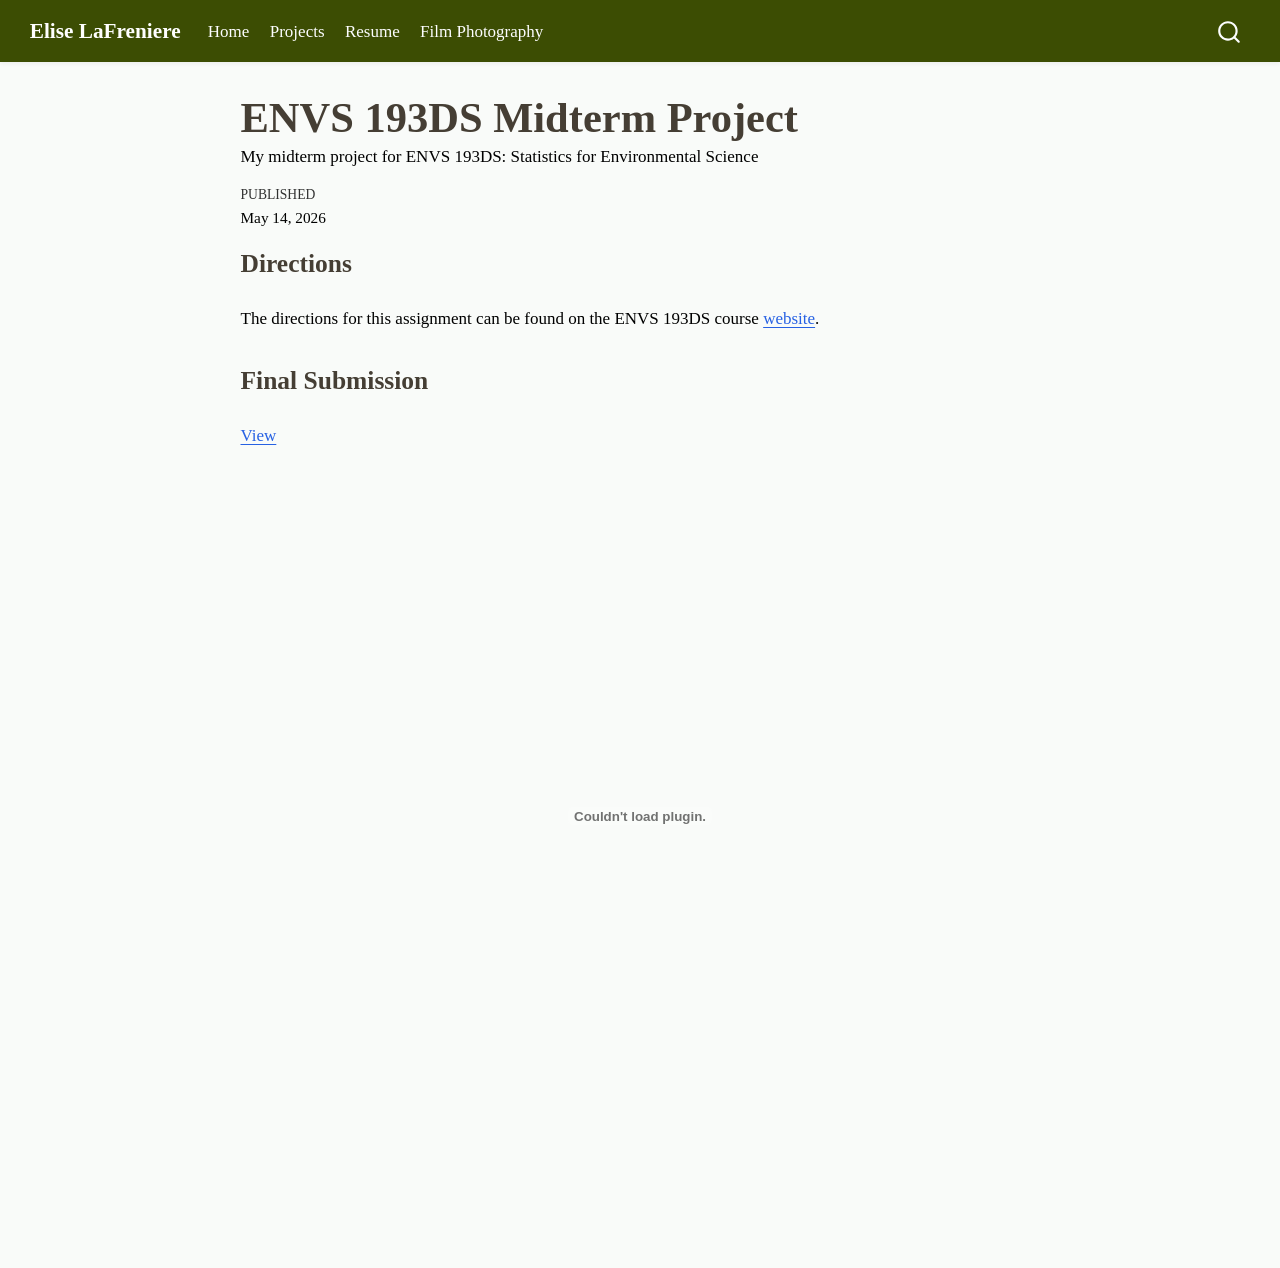
<file: docs/projects/midterm.html>
<!DOCTYPE html>
<html xmlns="http://www.w3.org/1999/xhtml" lang="en" xml:lang="en"><head>

<meta charset="utf-8">
<meta name="generator" content="quarto-1.10.18">

<meta name="viewport" content="width=device-width, initial-scale=1.0, user-scalable=yes">

<meta name="dcterms.date" content="2026-05-14">
<meta name="description" content="My midterm project for ENVS 193DS: Statistics for Environmental Science">

<title>ENVS 193DS Midterm Project – Elise LaFreniere</title>
<style>
/* Default styles provided by pandoc.
** See https://pandoc.org/MANUAL.html#variables-for-html for config info.
*/
span.smallcaps{font-variant: small-caps;}
div.columns{display: flex; gap: 1.5em;}
div.column{flex: auto;}
@media screen {
div.columns{gap: min(4vw, 1.5em);}
div.column{overflow-x: auto;}
}
div.hanging-indent{margin-left: 1.5em; text-indent: -1.5em;}
ul.task-list{list-style: none;}
ul.task-list li input[type="checkbox"] {
  width: 0.8em;
  margin: 0 0.8em 0.2em -1em; /* quarto-specific, see https://github.com/quarto-dev/quarto-cli/issues/4556 */ 
  vertical-align: middle;
}
</style>


<script src="../site_libs/quarto-nav/quarto-nav.js"></script>
<script src="../site_libs/quarto-nav/headroom.min.js"></script>
<script src="../site_libs/clipboard/clipboard.min.js"></script>
<script src="../site_libs/quarto-search/autocomplete.umd.js"></script>
<script src="../site_libs/quarto-search/fuse.min.js"></script>
<script src="../site_libs/quarto-search/quarto-search.js"></script>
<meta name="quarto:offset" content="../">
<script src="../site_libs/quarto-html/quarto.js" type="module"></script>
<script src="../site_libs/quarto-html/tabsets/tabsets.js" type="module"></script>
<script src="../site_libs/quarto-html/popper.min.js"></script>
<script src="../site_libs/quarto-html/tippy.umd.min.js"></script>
<script src="../site_libs/quarto-html/anchor.min.js"></script>
<link href="../site_libs/quarto-html/tippy.css" rel="stylesheet">
<link href="../site_libs/quarto-html/quarto-syntax-highlighting-64a204ab8560d761af7679ceaba22944.css" rel="stylesheet" id="quarto-text-highlighting-styles">
<script src="../site_libs/bootstrap/bootstrap.min.js"></script>
<link href="../site_libs/bootstrap/bootstrap-icons.css" rel="stylesheet">
<link href="../site_libs/bootstrap/bootstrap-4c95590471bc249542f3f3b6a9193ccd.min.css" rel="stylesheet" append-hash="true" id="quarto-bootstrap" data-mode="light">
<script id="quarto-search-options" type="application/json">{
  "location": "navbar",
  "copy-button": false,
  "collapse-after": 3,
  "panel-placement": "end",
  "type": "overlay",
  "limit": 50,
  "keyboard-shortcut": [
    "f",
    "/",
    "s"
  ],
  "show-item-context": false,
  "language": {
    "search-no-results-text": "No results",
    "search-matching-documents-text": "matching documents",
    "search-copy-link-title": "Copy link to search",
    "search-hide-matches-text": "Hide additional matches",
    "search-more-match-text": "more match in this document",
    "search-more-matches-text": "more matches in this document",
    "search-clear-button-title": "Clear",
    "search-text-placeholder": "",
    "search-detached-cancel-button-title": "Cancel",
    "search-submit-button-title": "Submit",
    "search-label": "Search"
  }
}</script>


</head>

<body class="nav-fixed fullcontent quarto-light">

<div id="quarto-search-results"></div>
  <header id="quarto-header" class="headroom fixed-top">
    <nav class="navbar navbar-expand-lg " data-bs-theme="dark">
      <div class="navbar-container container-fluid">
      <div class="navbar-brand-container mx-auto">
    <a class="navbar-brand" href="../index.html">
    <span class="navbar-title">Elise LaFreniere</span>
    </a>
  </div>
            <div id="quarto-search" class="" title="Search"></div>
          <button class="navbar-toggler" type="button" data-bs-toggle="collapse" data-bs-target="#navbarCollapse" aria-controls="navbarCollapse" role="menu" aria-expanded="false" aria-label="Toggle navigation" onclick="if (window.quartoToggleHeadroom) { window.quartoToggleHeadroom(); }">
  <span class="navbar-toggler-icon"></span>
</button>
          <div class="collapse navbar-collapse" id="navbarCollapse">
            <ul class="navbar-nav navbar-nav-scroll me-auto">
  <li class="nav-item">
    <a class="nav-link" href="../index.html"> 
<span class="menu-text">Home</span></a>
  </li>  
  <li class="nav-item">
    <a class="nav-link" href="../projects.html"> 
<span class="menu-text">Projects</span></a>
  </li>  
  <li class="nav-item">
    <a class="nav-link" href="../resume.html"> 
<span class="menu-text">Resume</span></a>
  </li>  
  <li class="nav-item">
    <a class="nav-link" href="../photography.html"> 
<span class="menu-text">Film Photography</span></a>
  </li>  
</ul>
          </div> <!-- /navcollapse -->
            <div class="quarto-navbar-tools">
</div>
      </div> <!-- /container-fluid -->
    </nav>
</header>
<!-- content -->
<div id="quarto-content" class="quarto-container page-columns page-rows-contents page-layout-article page-navbar">
<!-- sidebar -->
<!-- margin-sidebar -->
    
<!-- main -->
<main class="content" id="quarto-document-content">

<header id="title-block-header" class="quarto-title-block default">
<div class="quarto-title">
<h1 class="title">ENVS 193DS Midterm Project</h1>
</div>

<div>
  <div class="description">
    My midterm project for ENVS 193DS: Statistics for Environmental Science
  </div>
</div>


<div class="quarto-title-meta">

    
    <div>
    <div class="quarto-title-meta-heading">Published</div>
    <div class="quarto-title-meta-contents">
      <p class="date">May 14, 2026</p>
    </div>
  </div>
  
    
  </div>
  


</header>


<section id="directions" class="level2">
<h2 class="anchored" data-anchor-id="directions">Directions</h2>
<p>The directions for this assignment can be found on the ENVS 193DS course <a href="https://spring-2026.envs-193ds.com/assignments/midterm">website</a>.</p>
</section>
<section id="final-submission" class="level2">
<h2 class="anchored" data-anchor-id="final-submission">Final Submission</h2>
<p><a href="midterm.pdf">View</a></p>
<p><embed src="midterm.pdf" style="width:100.0%" height="700"></p>


</section>

</main> <!-- /main -->
<script id="quarto-html-after-body" type="application/javascript">
  window.document.addEventListener("DOMContentLoaded", function (event) {
    const icon = "";
    const anchorJS = new window.AnchorJS();
    anchorJS.options = {
      placement: 'right',
      icon: icon
    };
    anchorJS.add('.anchored');
    const isCodeAnnotation = (el) => {
      for (const clz of el.classList) {
        if (clz.startsWith('code-annotation-')) {                     
          return true;
        }
      }
      return false;
    }
    const onCopySuccess = function(e) {
      // button target
      const button = e.trigger;
      // don't keep focus
      button.blur();
      // flash "checked"
      button.classList.add('code-copy-button-checked');
      var currentTitle = button.getAttribute("title");
      button.setAttribute("title", "Copied!");
      let tooltip;
      if (window.bootstrap) {
        button.setAttribute("data-bs-toggle", "tooltip");
        button.setAttribute("data-bs-placement", "left");
        button.setAttribute("data-bs-title", "Copied!");
        tooltip = new bootstrap.Tooltip(button, 
          { trigger: "manual", 
            customClass: "code-copy-button-tooltip",
            offset: [0, -8]});
        tooltip.show();    
      }
      setTimeout(function() {
        if (tooltip) {
          tooltip.hide();
          button.removeAttribute("data-bs-title");
          button.removeAttribute("data-bs-toggle");
          button.removeAttribute("data-bs-placement");
        }
        button.setAttribute("title", currentTitle);
        button.classList.remove('code-copy-button-checked');
      }, 1000);
      // clear code selection
      e.clearSelection();
    }
    const getTextToCopy = function(trigger) {
      const outerScaffold = trigger.parentElement.cloneNode(true);
      const codeEl = outerScaffold.querySelector('code');
      for (const childEl of codeEl.children) {
        if (isCodeAnnotation(childEl)) {
          childEl.remove();
        }
      }
      return codeEl.innerText;
    }
    const clipboard = new window.ClipboardJS('.code-copy-button:not([data-in-quarto-modal])', {
      text: getTextToCopy
    });
    clipboard.on('success', onCopySuccess);
    if (window.document.getElementById('quarto-embedded-source-code-modal')) {
      const clipboardModal = new window.ClipboardJS('.code-copy-button[data-in-quarto-modal]', {
        text: getTextToCopy,
        container: window.document.getElementById('quarto-embedded-source-code-modal')
      });
      clipboardModal.on('success', onCopySuccess);
    }
      var localhostRegex = new RegExp(/^(?:http|https):\/\/localhost\:?[0-9]*\//);
      var mailtoRegex = new RegExp(/^mailto:/);
        var filterRegex = new RegExp('/' + window.location.host + '/');
      var isInternal = (href) => {
          return filterRegex.test(href) || localhostRegex.test(href) || mailtoRegex.test(href);
      }
      // Inspect non-navigation links and adorn them if external
     var links = window.document.querySelectorAll('a[href]:not(.nav-link):not(.navbar-brand):not(.toc-action):not(.sidebar-link):not(.sidebar-item-toggle):not(.pagination-link):not(.no-external):not([aria-hidden]):not(.dropdown-item):not(.quarto-navigation-tool):not(.about-link)');
      for (var i=0; i<links.length; i++) {
        const link = links[i];
        if (!isInternal(link.href)) {
          // undo the damage that might have been done by quarto-nav.js in the case of
          // links that we want to consider external
          if (link.dataset.originalHref !== undefined) {
            link.href = link.dataset.originalHref;
          }
        }
      }
    function tippyHover(el, contentFn, onTriggerFn, onUntriggerFn) {
      const config = {
        allowHTML: true,
        maxWidth: 500,
        delay: 100,
        arrow: false,
        appendTo: function(el) {
            return el.parentElement;
        },
        interactive: true,
        interactiveBorder: 10,
        theme: 'quarto',
        placement: 'bottom-start',
      };
      if (contentFn) {
        config.content = contentFn;
      }
      if (onTriggerFn) {
        config.onTrigger = onTriggerFn;
      }
      if (onUntriggerFn) {
        config.onUntrigger = onUntriggerFn;
      }
      window.tippy(el, config); 
    }
    const noterefs = window.document.querySelectorAll('a[role="doc-noteref"]');
    for (var i=0; i<noterefs.length; i++) {
      const ref = noterefs[i];
      tippyHover(ref, function() {
        // use id or data attribute instead here
        let href = ref.getAttribute('data-footnote-href') || ref.getAttribute('href');
        try { href = new URL(href).hash; } catch {}
        const id = href.replace(/^#\/?/, "");
        const note = window.document.getElementById(id);
        if (note) {
          return note.innerHTML;
        } else {
          return "";
        }
      });
    }
    const xrefs = window.document.querySelectorAll('a.quarto-xref');
    const processXRef = (id, note) => {
      // Strip column container classes
      const stripColumnClz = (el) => {
        el.classList.remove("page-full", "page-columns");
        if (el.children) {
          for (const child of el.children) {
            stripColumnClz(child);
          }
        }
      }
      stripColumnClz(note)
      if (id === null || id.startsWith('sec-')) {
        // Special case sections, only their first couple elements
        const container = document.createElement("div");
        if (note.children && note.children.length > 2) {
          container.appendChild(note.children[0].cloneNode(true));
          for (let i = 1; i < note.children.length; i++) {
            const child = note.children[i];
            if (child.tagName === "P" && child.innerText === "") {
              continue;
            } else {
              container.appendChild(child.cloneNode(true));
              break;
            }
          }
          if (window.Quarto?.typesetMath) {
            window.Quarto.typesetMath(container);
          }
          return container.innerHTML
        } else {
          if (window.Quarto?.typesetMath) {
            window.Quarto.typesetMath(note);
          }
          return note.innerHTML;
        }
      } else {
        // Remove any anchor links if they are present
        const anchorLink = note.querySelector('a.anchorjs-link');
        if (anchorLink) {
          anchorLink.remove();
        }
        if (window.Quarto?.typesetMath) {
          window.Quarto.typesetMath(note);
        }
        if (note.classList.contains("callout")) {
          return note.outerHTML;
        } else {
          return note.innerHTML;
        }
      }
    }
    for (var i=0; i<xrefs.length; i++) {
      const xref = xrefs[i];
      tippyHover(xref, undefined, function(instance) {
        instance.disable();
        let url = xref.getAttribute('href');
        let hash = undefined; 
        if (url.startsWith('#')) {
          hash = url;
        } else {
          try { hash = new URL(url).hash; } catch {}
        }
        if (hash) {
          const id = hash.replace(/^#\/?/, "");
          const note = window.document.getElementById(id);
          if (note !== null) {
            try {
              const html = processXRef(id, note.cloneNode(true));
              instance.setContent(html);
            } finally {
              instance.enable();
              instance.show();
            }
          } else {
            // See if we can fetch this
            fetch(url.split('#')[0])
            .then(res => res.text())
            .then(html => {
              const parser = new DOMParser();
              const htmlDoc = parser.parseFromString(html, "text/html");
              const note = htmlDoc.getElementById(id);
              if (note !== null) {
                const html = processXRef(id, note);
                instance.setContent(html);
              } 
            }).finally(() => {
              instance.enable();
              instance.show();
            });
          }
        } else {
          // See if we can fetch a full url (with no hash to target)
          // This is a special case and we should probably do some content thinning / targeting
          fetch(url)
          .then(res => res.text())
          .then(html => {
            const parser = new DOMParser();
            const htmlDoc = parser.parseFromString(html, "text/html");
            const note = htmlDoc.querySelector('main.content');
            if (note !== null) {
              // This should only happen for chapter cross references
              // (since there is no id in the URL)
              // remove the first header
              if (note.children.length > 0 && note.children[0].tagName === "HEADER") {
                note.children[0].remove();
              }
              const html = processXRef(null, note);
              instance.setContent(html);
            } 
          }).finally(() => {
            instance.enable();
            instance.show();
          });
        }
      }, function(instance) {
      });
    }
        let selectedAnnoteEl;
        const selectorForAnnotation = ( cell, annotation) => {
          let cellAttr = 'data-code-cell="' + cell + '"';
          let lineAttr = 'data-code-annotation="' +  annotation + '"';
          const selector = 'span[' + cellAttr + '][' + lineAttr + ']';
          return selector;
        }
        const selectCodeLines = (annoteEl) => {
          const doc = window.document;
          const targetCell = annoteEl.getAttribute("data-target-cell");
          const targetAnnotation = annoteEl.getAttribute("data-target-annotation");
          const annoteSpan = window.document.querySelector(selectorForAnnotation(targetCell, targetAnnotation));
          const lines = annoteSpan.getAttribute("data-code-lines").split(",");
          const lineIds = lines.map((line) => {
            return targetCell + "-" + line;
          })
          let top = null;
          let height = null;
          let parent = null;
          if (lineIds.length > 0) {
              //compute the position of the single el (top and bottom and make a div)
              const el = window.document.getElementById(lineIds[0]);
              top = el.offsetTop;
              height = el.offsetHeight;
              parent = el.parentElement.parentElement;
            if (lineIds.length > 1) {
              const lastEl = window.document.getElementById(lineIds[lineIds.length - 1]);
              const bottom = lastEl.offsetTop + lastEl.offsetHeight;
              height = bottom - top;
            }
            if (top !== null && height !== null && parent !== null) {
              // cook up a div (if necessary) and position it 
              let div = window.document.getElementById("code-annotation-line-highlight");
              if (div === null) {
                div = window.document.createElement("div");
                div.setAttribute("id", "code-annotation-line-highlight");
                div.style.position = 'absolute';
                parent.appendChild(div);
              }
              div.style.top = top - 2 + "px";
              div.style.height = height + 4 + "px";
              div.style.left = 0;
              let gutterDiv = window.document.getElementById("code-annotation-line-highlight-gutter");
              if (gutterDiv === null) {
                gutterDiv = window.document.createElement("div");
                gutterDiv.setAttribute("id", "code-annotation-line-highlight-gutter");
                gutterDiv.style.position = 'absolute';
                const codeCell = window.document.getElementById(targetCell);
                const gutter = codeCell.querySelector('.code-annotation-gutter');
                gutter.appendChild(gutterDiv);
              }
              gutterDiv.style.top = top - 2 + "px";
              gutterDiv.style.height = height + 4 + "px";
            }
            selectedAnnoteEl = annoteEl;
          }
        };
        const unselectCodeLines = () => {
          const elementsIds = ["code-annotation-line-highlight", "code-annotation-line-highlight-gutter"];
          elementsIds.forEach((elId) => {
            const div = window.document.getElementById(elId);
            if (div) {
              div.remove();
            }
          });
          selectedAnnoteEl = undefined;
        };
          // Handle positioning of the toggle
      window.addEventListener(
        "resize",
        throttle(() => {
          elRect = undefined;
          if (selectedAnnoteEl) {
            selectCodeLines(selectedAnnoteEl);
          }
        }, 10)
      );
      function throttle(fn, ms) {
      let throttle = false;
      let timer;
        return (...args) => {
          if(!throttle) { // first call gets through
              fn.apply(this, args);
              throttle = true;
          } else { // all the others get throttled
              if(timer) clearTimeout(timer); // cancel #2
              timer = setTimeout(() => {
                fn.apply(this, args);
                timer = throttle = false;
              }, ms);
          }
        };
      }
        // Attach click handler to the DT
        const annoteDls = window.document.querySelectorAll('dt[data-target-cell]');
        for (const annoteDlNode of annoteDls) {
          annoteDlNode.addEventListener('click', (event) => {
            const clickedEl = event.target;
            if (clickedEl !== selectedAnnoteEl) {
              unselectCodeLines();
              const activeEl = window.document.querySelector('dt[data-target-cell].code-annotation-active');
              if (activeEl) {
                activeEl.classList.remove('code-annotation-active');
              }
              selectCodeLines(clickedEl);
              clickedEl.classList.add('code-annotation-active');
            } else {
              // Unselect the line
              unselectCodeLines();
              clickedEl.classList.remove('code-annotation-active');
            }
          });
        }
    const findCites = (el) => {
      const parentEl = el.parentElement;
      if (parentEl) {
        const cites = parentEl.dataset.cites;
        if (cites) {
          return {
            el,
            cites: cites.split(' ')
          };
        } else {
          return findCites(el.parentElement)
        }
      } else {
        return undefined;
      }
    };
    var bibliorefs = window.document.querySelectorAll('a[role="doc-biblioref"]');
    for (var i=0; i<bibliorefs.length; i++) {
      const ref = bibliorefs[i];
      const citeInfo = findCites(ref);
      if (citeInfo) {
        tippyHover(citeInfo.el, function() {
          var popup = window.document.createElement('div');
          citeInfo.cites.forEach(function(cite) {
            var citeDiv = window.document.createElement('div');
            citeDiv.classList.add('hanging-indent');
            citeDiv.classList.add('csl-entry');
            var biblioDiv = window.document.getElementById('ref-' + cite);
            if (biblioDiv) {
              citeDiv.innerHTML = biblioDiv.innerHTML;
            }
            popup.appendChild(citeDiv);
          });
          return popup.innerHTML;
        });
      }
    }
  });
  </script>
</div> <!-- /content -->




</body></html>
</file>
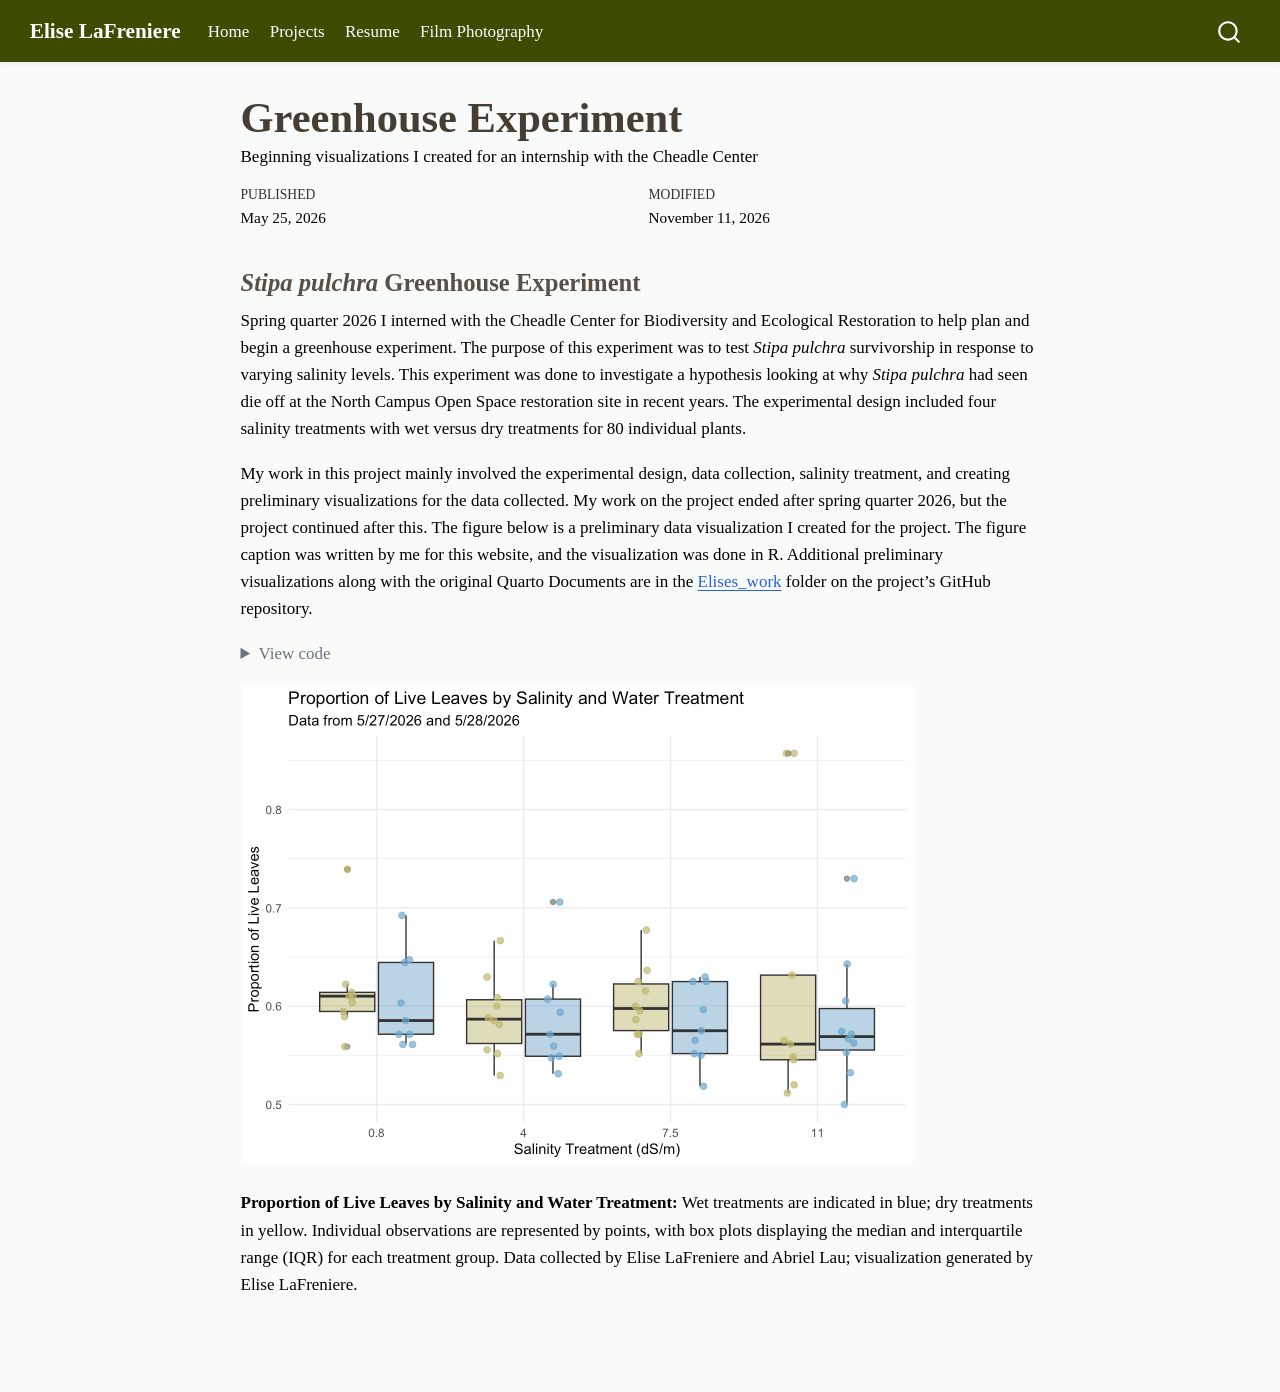
<file: docs/projects/stipa_pulchra.html>
<!DOCTYPE html>
<html xmlns="http://www.w3.org/1999/xhtml" lang="en" xml:lang="en"><head>

<meta charset="utf-8">
<meta name="generator" content="quarto-1.10.18">

<meta name="viewport" content="width=device-width, initial-scale=1.0, user-scalable=yes">

<meta name="dcterms.date" content="2026-05-25">
<meta name="description" content="Beginning visualizations I created for an internship with the Cheadle Center">

<title>Greenhouse Experiment – Elise LaFreniere</title>
<style>
/* Default styles provided by pandoc.
** See https://pandoc.org/MANUAL.html#variables-for-html for config info.
*/
span.smallcaps{font-variant: small-caps;}
div.columns{display: flex; gap: 1.5em;}
div.column{flex: auto;}
@media screen {
div.columns{gap: min(4vw, 1.5em);}
div.column{overflow-x: auto;}
}
div.hanging-indent{margin-left: 1.5em; text-indent: -1.5em;}
ul.task-list{list-style: none;}
ul.task-list li input[type="checkbox"] {
  width: 0.8em;
  margin: 0 0.8em 0.2em -1em; /* quarto-specific, see https://github.com/quarto-dev/quarto-cli/issues/4556 */ 
  vertical-align: middle;
}
/* CSS for syntax highlighting */
html { -webkit-text-size-adjust: 100%; }
pre > code.sourceCode { white-space: pre; position: relative; }
pre > code.sourceCode > span { display: inline-block; line-height: 1.25; }
pre > code.sourceCode > span:empty { height: 1.2em; }
.sourceCode { overflow: visible; }
code.sourceCode > span { color: inherit; text-decoration: inherit; }
div.sourceCode { margin: 1em 0; }
pre.sourceCode { margin: 0; }
@media screen {
div.sourceCode { overflow: auto; }
}
@media print {
pre > code.sourceCode { white-space: pre-wrap; }
pre > code.sourceCode > span { text-indent: -5em; padding-left: 5em; }
}
pre.numberSource code
  { counter-reset: source-line 0; }
pre.numberSource code > span
  { position: relative; left: -4em; counter-increment: source-line; }
pre.numberSource code > span > a:first-child::before
  { content: counter(source-line);
    position: relative; left: -1em; text-align: right; vertical-align: baseline;
    border: none; display: inline-block;
    -webkit-touch-callout: none; -webkit-user-select: none;
    -khtml-user-select: none; -moz-user-select: none;
    -ms-user-select: none; user-select: none;
    padding: 0 4px; width: 4em;
  }
pre.numberSource { margin-left: 3em;  padding-left: 4px; }
div.sourceCode
  {   }
@media screen {
pre > code.sourceCode > span > a:first-child::before { text-decoration: underline; }
}
</style>


<script src="../site_libs/quarto-nav/quarto-nav.js"></script>
<script src="../site_libs/quarto-nav/headroom.min.js"></script>
<script src="../site_libs/clipboard/clipboard.min.js"></script>
<script src="../site_libs/quarto-search/autocomplete.umd.js"></script>
<script src="../site_libs/quarto-search/fuse.min.js"></script>
<script src="../site_libs/quarto-search/quarto-search.js"></script>
<meta name="quarto:offset" content="../">
<script src="../site_libs/quarto-html/quarto.js" type="module"></script>
<script src="../site_libs/quarto-html/tabsets/tabsets.js" type="module"></script>
<script src="../site_libs/quarto-html/popper.min.js"></script>
<script src="../site_libs/quarto-html/tippy.umd.min.js"></script>
<script src="../site_libs/quarto-html/anchor.min.js"></script>
<link href="../site_libs/quarto-html/tippy.css" rel="stylesheet">
<link href="../site_libs/quarto-html/quarto-syntax-highlighting-64a204ab8560d761af7679ceaba22944.css" rel="stylesheet" id="quarto-text-highlighting-styles">
<script src="../site_libs/bootstrap/bootstrap.min.js"></script>
<link href="../site_libs/bootstrap/bootstrap-icons.css" rel="stylesheet">
<link href="../site_libs/bootstrap/bootstrap-4c95590471bc249542f3f3b6a9193ccd.min.css" rel="stylesheet" append-hash="true" id="quarto-bootstrap" data-mode="light">
<script id="quarto-search-options" type="application/json">{
  "location": "navbar",
  "copy-button": false,
  "collapse-after": 3,
  "panel-placement": "end",
  "type": "overlay",
  "limit": 50,
  "keyboard-shortcut": [
    "f",
    "/",
    "s"
  ],
  "show-item-context": false,
  "language": {
    "search-no-results-text": "No results",
    "search-matching-documents-text": "matching documents",
    "search-copy-link-title": "Copy link to search",
    "search-hide-matches-text": "Hide additional matches",
    "search-more-match-text": "more match in this document",
    "search-more-matches-text": "more matches in this document",
    "search-clear-button-title": "Clear",
    "search-text-placeholder": "",
    "search-detached-cancel-button-title": "Cancel",
    "search-submit-button-title": "Submit",
    "search-label": "Search"
  }
}</script>


</head>

<body class="nav-fixed fullcontent quarto-light">

<div id="quarto-search-results"></div>
  <header id="quarto-header" class="headroom fixed-top">
    <nav class="navbar navbar-expand-lg " data-bs-theme="dark">
      <div class="navbar-container container-fluid">
      <div class="navbar-brand-container mx-auto">
    <a class="navbar-brand" href="../index.html">
    <span class="navbar-title">Elise LaFreniere</span>
    </a>
  </div>
            <div id="quarto-search" class="" title="Search"></div>
          <button class="navbar-toggler" type="button" data-bs-toggle="collapse" data-bs-target="#navbarCollapse" aria-controls="navbarCollapse" role="menu" aria-expanded="false" aria-label="Toggle navigation" onclick="if (window.quartoToggleHeadroom) { window.quartoToggleHeadroom(); }">
  <span class="navbar-toggler-icon"></span>
</button>
          <div class="collapse navbar-collapse" id="navbarCollapse">
            <ul class="navbar-nav navbar-nav-scroll me-auto">
  <li class="nav-item">
    <a class="nav-link" href="../index.html"> 
<span class="menu-text">Home</span></a>
  </li>  
  <li class="nav-item">
    <a class="nav-link" href="../projects.html"> 
<span class="menu-text">Projects</span></a>
  </li>  
  <li class="nav-item">
    <a class="nav-link" href="../resume.html"> 
<span class="menu-text">Resume</span></a>
  </li>  
  <li class="nav-item">
    <a class="nav-link" href="../photography.html"> 
<span class="menu-text">Film Photography</span></a>
  </li>  
</ul>
          </div> <!-- /navcollapse -->
            <div class="quarto-navbar-tools">
</div>
      </div> <!-- /container-fluid -->
    </nav>
</header>
<!-- content -->
<div id="quarto-content" class="quarto-container page-columns page-rows-contents page-layout-article page-navbar">
<!-- sidebar -->
<!-- margin-sidebar -->
    
<!-- main -->
<main class="content" id="quarto-document-content">

<header id="title-block-header" class="quarto-title-block default">
<div class="quarto-title">
<h1 class="title">Greenhouse Experiment</h1>
</div>

<div>
  <div class="description">
    Beginning visualizations I created for an internship with the Cheadle Center
  </div>
</div>


<div class="quarto-title-meta">

    
    <div>
    <div class="quarto-title-meta-heading">Published</div>
    <div class="quarto-title-meta-contents">
      <p class="date">May 25, 2026</p>
    </div>
  </div>
  
    <div>
    <div class="quarto-title-meta-heading">Modified</div>
    <div class="quarto-title-meta-contents">
      <p class="date-modified">November 11, 2026</p>
    </div>
  </div>
    
  </div>
  


</header>


<section id="stipa-pulchra-greenhouse-experiment" class="level3">
<h3 class="anchored" data-anchor-id="stipa-pulchra-greenhouse-experiment"><em>Stipa pulchra</em> Greenhouse Experiment</h3>
<p>Spring quarter 2026 I interned with the Cheadle Center for Biodiversity and Ecological Restoration to help plan and begin a greenhouse experiment. The purpose of this experiment was to test <em>Stipa pulchra</em> survivorship in response to varying salinity levels. This experiment was done to investigate a hypothesis looking at why <em>Stipa pulchra</em> had seen die off at the North Campus Open Space restoration site in recent years. The experimental design included four salinity treatments with wet versus dry treatments for 80 individual plants.</p>
<p>My work in this project mainly involved the experimental design, data collection, salinity treatment, and creating preliminary visualizations for the data collected. My work on the project ended after spring quarter 2026, but the project continued after this. The figure below is a preliminary data visualization I created for the project. The figure caption was written by me for this website, and the visualization was done in R. Additional preliminary visualizations along with the original Quarto Documents are in the <a href="https://github.com/ccber-restoration/ncos-mesa/tree/main/data/stipa_salinity_experiment/Elise_work">Elises_work</a> folder on the project’s GitHub repository.</p>
<div class="cell">
<details class="code-fold">
<summary>View code</summary>
<div class="code-copy-outer-scaffold"><div class="sourceCode cell-code" id="cb1"><pre class="sourceCode r code-with-copy"><code class="sourceCode r"><span id="cb1-1"><a href="#cb1-1" aria-hidden="true" tabindex="-1"></a><span class="fu">library</span>(tidyverse)</span>
<span id="cb1-2"><a href="#cb1-2" aria-hidden="true" tabindex="-1"></a><span class="fu">library</span>(dplyr)</span>
<span id="cb1-3"><a href="#cb1-3" aria-hidden="true" tabindex="-1"></a><span class="fu">library</span>(janitor)</span>
<span id="cb1-4"><a href="#cb1-4" aria-hidden="true" tabindex="-1"></a><span class="fu">library</span>(here)</span>
<span id="cb1-5"><a href="#cb1-5" aria-hidden="true" tabindex="-1"></a><span class="co"># reading in files</span></span>
<span id="cb1-6"><a href="#cb1-6" aria-hidden="true" tabindex="-1"></a>leaf_count <span class="ot">&lt;-</span> <span class="fu">read.csv</span>(<span class="fu">here</span>(<span class="st">"data"</span>, <span class="st">"Stipa_salinity_experiment_data - survival_leaves_2026_05_27.csv"</span>)) <span class="sc">|&gt;</span></span>
<span id="cb1-7"><a href="#cb1-7" aria-hidden="true" tabindex="-1"></a>  </span>
<span id="cb1-8"><a href="#cb1-8" aria-hidden="true" tabindex="-1"></a><span class="co"># cleaning data </span></span>
<span id="cb1-9"><a href="#cb1-9" aria-hidden="true" tabindex="-1"></a></span>
<span id="cb1-10"><a href="#cb1-10" aria-hidden="true" tabindex="-1"></a>  <span class="co"># cleaning names </span></span>
<span id="cb1-11"><a href="#cb1-11" aria-hidden="true" tabindex="-1"></a>  <span class="fu">clean_names</span>() <span class="sc">|&gt;</span> </span>
<span id="cb1-12"><a href="#cb1-12" aria-hidden="true" tabindex="-1"></a>  <span class="co"># selecting for desired columns</span></span>
<span id="cb1-13"><a href="#cb1-13" aria-hidden="true" tabindex="-1"></a>  <span class="fu">select</span>(</span>
<span id="cb1-14"><a href="#cb1-14" aria-hidden="true" tabindex="-1"></a>    water, </span>
<span id="cb1-15"><a href="#cb1-15" aria-hidden="true" tabindex="-1"></a>    live_leaves,</span>
<span id="cb1-16"><a href="#cb1-16" aria-hidden="true" tabindex="-1"></a>    green_leaves, </span>
<span id="cb1-17"><a href="#cb1-17" aria-hidden="true" tabindex="-1"></a>    salinity) <span class="sc">|&gt;</span> </span>
<span id="cb1-18"><a href="#cb1-18" aria-hidden="true" tabindex="-1"></a>  <span class="co"># remove rows with missing values (NAs) to keep the graph clean</span></span>
<span id="cb1-19"><a href="#cb1-19" aria-hidden="true" tabindex="-1"></a>  <span class="fu">drop_na</span>(live_leaves, green_leaves) <span class="sc">|&gt;</span> </span>
<span id="cb1-20"><a href="#cb1-20" aria-hidden="true" tabindex="-1"></a>  <span class="co"># calculating proportion of live leaves using mutate</span></span>
<span id="cb1-21"><a href="#cb1-21" aria-hidden="true" tabindex="-1"></a>  <span class="fu">mutate</span>(</span>
<span id="cb1-22"><a href="#cb1-22" aria-hidden="true" tabindex="-1"></a>    <span class="at">proportion_live =</span> live_leaves <span class="sc">/</span> (live_leaves <span class="sc">+</span> green_leaves),</span>
<span id="cb1-23"><a href="#cb1-23" aria-hidden="true" tabindex="-1"></a>    <span class="at">salinity =</span> <span class="fu">as.factor</span>(salinity)</span>
<span id="cb1-24"><a href="#cb1-24" aria-hidden="true" tabindex="-1"></a>  )</span>
<span id="cb1-25"><a href="#cb1-25" aria-hidden="true" tabindex="-1"></a></span>
<span id="cb1-26"><a href="#cb1-26" aria-hidden="true" tabindex="-1"></a><span class="co"># creating preliminary visualization</span></span>
<span id="cb1-27"><a href="#cb1-27" aria-hidden="true" tabindex="-1"></a></span>
<span id="cb1-28"><a href="#cb1-28" aria-hidden="true" tabindex="-1"></a><span class="co"># base layer </span></span>
<span id="cb1-29"><a href="#cb1-29" aria-hidden="true" tabindex="-1"></a><span class="fu">ggplot</span>(leaf_count,</span>
<span id="cb1-30"><a href="#cb1-30" aria-hidden="true" tabindex="-1"></a>       <span class="co"># looking at salinity on the x axis, proprtion_live on y axis</span></span>
<span id="cb1-31"><a href="#cb1-31" aria-hidden="true" tabindex="-1"></a>       <span class="co"># filling by treatment</span></span>
<span id="cb1-32"><a href="#cb1-32" aria-hidden="true" tabindex="-1"></a>       <span class="at">mapping =</span> <span class="fu">aes</span>(<span class="at">x =</span> salinity,</span>
<span id="cb1-33"><a href="#cb1-33" aria-hidden="true" tabindex="-1"></a>                     <span class="at">y =</span> proportion_live,</span>
<span id="cb1-34"><a href="#cb1-34" aria-hidden="true" tabindex="-1"></a>                     <span class="at">fill =</span> water)) <span class="sc">+</span></span>
<span id="cb1-35"><a href="#cb1-35" aria-hidden="true" tabindex="-1"></a>  <span class="co"># first layer: geom_boxplot</span></span>
<span id="cb1-36"><a href="#cb1-36" aria-hidden="true" tabindex="-1"></a>  <span class="fu">geom_boxplot</span>(<span class="at">alpha =</span> <span class="fl">0.5</span>,</span>
<span id="cb1-37"><a href="#cb1-37" aria-hidden="true" tabindex="-1"></a>               <span class="at">position =</span> <span class="fu">position_dodge</span>(<span class="fl">0.8</span>)) <span class="sc">+</span></span>
<span id="cb1-38"><a href="#cb1-38" aria-hidden="true" tabindex="-1"></a>  <span class="co"># second layer: geom_jitter</span></span>
<span id="cb1-39"><a href="#cb1-39" aria-hidden="true" tabindex="-1"></a>  <span class="fu">geom_jitter</span>(</span>
<span id="cb1-40"><a href="#cb1-40" aria-hidden="true" tabindex="-1"></a>    <span class="co"># coloring by treatment</span></span>
<span id="cb1-41"><a href="#cb1-41" aria-hidden="true" tabindex="-1"></a>    <span class="fu">aes</span>(<span class="at">color =</span> water),</span>
<span id="cb1-42"><a href="#cb1-42" aria-hidden="true" tabindex="-1"></a>    <span class="co"># adjusting positioning and size</span></span>
<span id="cb1-43"><a href="#cb1-43" aria-hidden="true" tabindex="-1"></a>    <span class="at">position =</span> <span class="fu">position_jitterdodge</span>(<span class="at">jitter.width =</span> <span class="fl">0.2</span>, <span class="at">dodge.width =</span> <span class="fl">0.8</span>),</span>
<span id="cb1-44"><a href="#cb1-44" aria-hidden="true" tabindex="-1"></a>    <span class="at">alpha =</span> <span class="fl">0.7</span>,</span>
<span id="cb1-45"><a href="#cb1-45" aria-hidden="true" tabindex="-1"></a>    <span class="at">size =</span> <span class="dv">2</span>,</span>
<span id="cb1-46"><a href="#cb1-46" aria-hidden="true" tabindex="-1"></a>    <span class="at">shape =</span> <span class="dv">21</span></span>
<span id="cb1-47"><a href="#cb1-47" aria-hidden="true" tabindex="-1"></a>  ) <span class="sc">+</span></span>
<span id="cb1-48"><a href="#cb1-48" aria-hidden="true" tabindex="-1"></a>  <span class="co"># adding title, subtitle, naming axes </span></span>
<span id="cb1-49"><a href="#cb1-49" aria-hidden="true" tabindex="-1"></a>  <span class="fu">labs</span>(</span>
<span id="cb1-50"><a href="#cb1-50" aria-hidden="true" tabindex="-1"></a>    <span class="at">title =</span> <span class="st">"Proportion of Live Leaves by Salinity and Water Treatment"</span>,</span>
<span id="cb1-51"><a href="#cb1-51" aria-hidden="true" tabindex="-1"></a>    <span class="at">subtitle =</span> <span class="st">"Data from 5/27/2026 and 5/28/2026"</span>,</span>
<span id="cb1-52"><a href="#cb1-52" aria-hidden="true" tabindex="-1"></a>    <span class="at">x =</span> <span class="st">"Salinity Treatment (dS/m)"</span>,</span>
<span id="cb1-53"><a href="#cb1-53" aria-hidden="true" tabindex="-1"></a>    <span class="at">y =</span> <span class="st">"Proportion of Live Leaves"</span>,</span>
<span id="cb1-54"><a href="#cb1-54" aria-hidden="true" tabindex="-1"></a>    <span class="at">fill =</span> <span class="st">"Watering Treatment"</span></span>
<span id="cb1-55"><a href="#cb1-55" aria-hidden="true" tabindex="-1"></a>  ) <span class="sc">+</span></span>
<span id="cb1-56"><a href="#cb1-56" aria-hidden="true" tabindex="-1"></a>  <span class="co"># adding theme</span></span>
<span id="cb1-57"><a href="#cb1-57" aria-hidden="true" tabindex="-1"></a>  <span class="fu">theme_minimal</span>() <span class="sc">+</span></span>
<span id="cb1-58"><a href="#cb1-58" aria-hidden="true" tabindex="-1"></a>  <span class="co"># removing legend for readability</span></span>
<span id="cb1-59"><a href="#cb1-59" aria-hidden="true" tabindex="-1"></a>  <span class="fu">theme</span>(<span class="at">legend.position =</span> <span class="st">"none"</span>) <span class="sc">+</span></span>
<span id="cb1-60"><a href="#cb1-60" aria-hidden="true" tabindex="-1"></a>  <span class="co"># adding custom colors for boxplot and jitter</span></span>
<span id="cb1-61"><a href="#cb1-61" aria-hidden="true" tabindex="-1"></a>  <span class="fu">scale_fill_manual</span>(</span>
<span id="cb1-62"><a href="#cb1-62" aria-hidden="true" tabindex="-1"></a>    <span class="at">values =</span> <span class="fu">c</span>(<span class="st">"wet"</span> <span class="ot">=</span> <span class="st">"skyblue3"</span>, <span class="st">"dry"</span> <span class="ot">=</span> <span class="st">"darkkhaki"</span>)</span>
<span id="cb1-63"><a href="#cb1-63" aria-hidden="true" tabindex="-1"></a>  ) <span class="sc">+</span></span>
<span id="cb1-64"><a href="#cb1-64" aria-hidden="true" tabindex="-1"></a>  <span class="fu">scale_color_manual</span>(</span>
<span id="cb1-65"><a href="#cb1-65" aria-hidden="true" tabindex="-1"></a>    <span class="at">values =</span> <span class="fu">c</span>(<span class="st">"wet"</span> <span class="ot">=</span> <span class="st">"skyblue3"</span>, <span class="st">"dry"</span> <span class="ot">=</span> <span class="st">"darkkhaki"</span>)</span>
<span id="cb1-66"><a href="#cb1-66" aria-hidden="true" tabindex="-1"></a>  )</span></code></pre></div><button title="Copy to Clipboard" class="code-copy-button"><i class="bi"></i></button></div>
</details>
<div class="cell-output-display">
<div>
<figure class="figure">
<p><img src="stipa_pulchra_files/figure-html/unnamed-chunk-1-1.png" class="img-fluid figure-img" width="672"></p>
</figure>
</div>
</div>
</div>
<p><strong>Proportion of Live Leaves by Salinity and Water Treatment:</strong> Wet treatments are indicated in blue; dry treatments in yellow. Individual observations are represented by points, with box plots displaying the median and interquartile range (IQR) for each treatment group. Data collected by Elise LaFreniere and Abriel Lau; visualization generated by Elise LaFreniere.</p>


</section>

</main> <!-- /main -->
<script id="quarto-html-after-body" type="application/javascript">
  window.document.addEventListener("DOMContentLoaded", function (event) {
    const icon = "";
    const anchorJS = new window.AnchorJS();
    anchorJS.options = {
      placement: 'right',
      icon: icon
    };
    anchorJS.add('.anchored');
    const isCodeAnnotation = (el) => {
      for (const clz of el.classList) {
        if (clz.startsWith('code-annotation-')) {                     
          return true;
        }
      }
      return false;
    }
    const onCopySuccess = function(e) {
      // button target
      const button = e.trigger;
      // don't keep focus
      button.blur();
      // flash "checked"
      button.classList.add('code-copy-button-checked');
      var currentTitle = button.getAttribute("title");
      button.setAttribute("title", "Copied!");
      let tooltip;
      if (window.bootstrap) {
        button.setAttribute("data-bs-toggle", "tooltip");
        button.setAttribute("data-bs-placement", "left");
        button.setAttribute("data-bs-title", "Copied!");
        tooltip = new bootstrap.Tooltip(button, 
          { trigger: "manual", 
            customClass: "code-copy-button-tooltip",
            offset: [0, -8]});
        tooltip.show();    
      }
      setTimeout(function() {
        if (tooltip) {
          tooltip.hide();
          button.removeAttribute("data-bs-title");
          button.removeAttribute("data-bs-toggle");
          button.removeAttribute("data-bs-placement");
        }
        button.setAttribute("title", currentTitle);
        button.classList.remove('code-copy-button-checked');
      }, 1000);
      // clear code selection
      e.clearSelection();
    }
    const getTextToCopy = function(trigger) {
      const outerScaffold = trigger.parentElement.cloneNode(true);
      const codeEl = outerScaffold.querySelector('code');
      for (const childEl of codeEl.children) {
        if (isCodeAnnotation(childEl)) {
          childEl.remove();
        }
      }
      return codeEl.innerText;
    }
    const clipboard = new window.ClipboardJS('.code-copy-button:not([data-in-quarto-modal])', {
      text: getTextToCopy
    });
    clipboard.on('success', onCopySuccess);
    if (window.document.getElementById('quarto-embedded-source-code-modal')) {
      const clipboardModal = new window.ClipboardJS('.code-copy-button[data-in-quarto-modal]', {
        text: getTextToCopy,
        container: window.document.getElementById('quarto-embedded-source-code-modal')
      });
      clipboardModal.on('success', onCopySuccess);
    }
      var localhostRegex = new RegExp(/^(?:http|https):\/\/localhost\:?[0-9]*\//);
      var mailtoRegex = new RegExp(/^mailto:/);
        var filterRegex = new RegExp('/' + window.location.host + '/');
      var isInternal = (href) => {
          return filterRegex.test(href) || localhostRegex.test(href) || mailtoRegex.test(href);
      }
      // Inspect non-navigation links and adorn them if external
     var links = window.document.querySelectorAll('a[href]:not(.nav-link):not(.navbar-brand):not(.toc-action):not(.sidebar-link):not(.sidebar-item-toggle):not(.pagination-link):not(.no-external):not([aria-hidden]):not(.dropdown-item):not(.quarto-navigation-tool):not(.about-link)');
      for (var i=0; i<links.length; i++) {
        const link = links[i];
        if (!isInternal(link.href)) {
          // undo the damage that might have been done by quarto-nav.js in the case of
          // links that we want to consider external
          if (link.dataset.originalHref !== undefined) {
            link.href = link.dataset.originalHref;
          }
        }
      }
    function tippyHover(el, contentFn, onTriggerFn, onUntriggerFn) {
      const config = {
        allowHTML: true,
        maxWidth: 500,
        delay: 100,
        arrow: false,
        appendTo: function(el) {
            return el.parentElement;
        },
        interactive: true,
        interactiveBorder: 10,
        theme: 'quarto',
        placement: 'bottom-start',
      };
      if (contentFn) {
        config.content = contentFn;
      }
      if (onTriggerFn) {
        config.onTrigger = onTriggerFn;
      }
      if (onUntriggerFn) {
        config.onUntrigger = onUntriggerFn;
      }
      window.tippy(el, config); 
    }
    const noterefs = window.document.querySelectorAll('a[role="doc-noteref"]');
    for (var i=0; i<noterefs.length; i++) {
      const ref = noterefs[i];
      tippyHover(ref, function() {
        // use id or data attribute instead here
        let href = ref.getAttribute('data-footnote-href') || ref.getAttribute('href');
        try { href = new URL(href).hash; } catch {}
        const id = href.replace(/^#\/?/, "");
        const note = window.document.getElementById(id);
        if (note) {
          return note.innerHTML;
        } else {
          return "";
        }
      });
    }
    const xrefs = window.document.querySelectorAll('a.quarto-xref');
    const processXRef = (id, note) => {
      // Strip column container classes
      const stripColumnClz = (el) => {
        el.classList.remove("page-full", "page-columns");
        if (el.children) {
          for (const child of el.children) {
            stripColumnClz(child);
          }
        }
      }
      stripColumnClz(note)
      if (id === null || id.startsWith('sec-')) {
        // Special case sections, only their first couple elements
        const container = document.createElement("div");
        if (note.children && note.children.length > 2) {
          container.appendChild(note.children[0].cloneNode(true));
          for (let i = 1; i < note.children.length; i++) {
            const child = note.children[i];
            if (child.tagName === "P" && child.innerText === "") {
              continue;
            } else {
              container.appendChild(child.cloneNode(true));
              break;
            }
          }
          if (window.Quarto?.typesetMath) {
            window.Quarto.typesetMath(container);
          }
          return container.innerHTML
        } else {
          if (window.Quarto?.typesetMath) {
            window.Quarto.typesetMath(note);
          }
          return note.innerHTML;
        }
      } else {
        // Remove any anchor links if they are present
        const anchorLink = note.querySelector('a.anchorjs-link');
        if (anchorLink) {
          anchorLink.remove();
        }
        if (window.Quarto?.typesetMath) {
          window.Quarto.typesetMath(note);
        }
        if (note.classList.contains("callout")) {
          return note.outerHTML;
        } else {
          return note.innerHTML;
        }
      }
    }
    for (var i=0; i<xrefs.length; i++) {
      const xref = xrefs[i];
      tippyHover(xref, undefined, function(instance) {
        instance.disable();
        let url = xref.getAttribute('href');
        let hash = undefined; 
        if (url.startsWith('#')) {
          hash = url;
        } else {
          try { hash = new URL(url).hash; } catch {}
        }
        if (hash) {
          const id = hash.replace(/^#\/?/, "");
          const note = window.document.getElementById(id);
          if (note !== null) {
            try {
              const html = processXRef(id, note.cloneNode(true));
              instance.setContent(html);
            } finally {
              instance.enable();
              instance.show();
            }
          } else {
            // See if we can fetch this
            fetch(url.split('#')[0])
            .then(res => res.text())
            .then(html => {
              const parser = new DOMParser();
              const htmlDoc = parser.parseFromString(html, "text/html");
              const note = htmlDoc.getElementById(id);
              if (note !== null) {
                const html = processXRef(id, note);
                instance.setContent(html);
              } 
            }).finally(() => {
              instance.enable();
              instance.show();
            });
          }
        } else {
          // See if we can fetch a full url (with no hash to target)
          // This is a special case and we should probably do some content thinning / targeting
          fetch(url)
          .then(res => res.text())
          .then(html => {
            const parser = new DOMParser();
            const htmlDoc = parser.parseFromString(html, "text/html");
            const note = htmlDoc.querySelector('main.content');
            if (note !== null) {
              // This should only happen for chapter cross references
              // (since there is no id in the URL)
              // remove the first header
              if (note.children.length > 0 && note.children[0].tagName === "HEADER") {
                note.children[0].remove();
              }
              const html = processXRef(null, note);
              instance.setContent(html);
            } 
          }).finally(() => {
            instance.enable();
            instance.show();
          });
        }
      }, function(instance) {
      });
    }
        let selectedAnnoteEl;
        const selectorForAnnotation = ( cell, annotation) => {
          let cellAttr = 'data-code-cell="' + cell + '"';
          let lineAttr = 'data-code-annotation="' +  annotation + '"';
          const selector = 'span[' + cellAttr + '][' + lineAttr + ']';
          return selector;
        }
        const selectCodeLines = (annoteEl) => {
          const doc = window.document;
          const targetCell = annoteEl.getAttribute("data-target-cell");
          const targetAnnotation = annoteEl.getAttribute("data-target-annotation");
          const annoteSpan = window.document.querySelector(selectorForAnnotation(targetCell, targetAnnotation));
          const lines = annoteSpan.getAttribute("data-code-lines").split(",");
          const lineIds = lines.map((line) => {
            return targetCell + "-" + line;
          })
          let top = null;
          let height = null;
          let parent = null;
          if (lineIds.length > 0) {
              //compute the position of the single el (top and bottom and make a div)
              const el = window.document.getElementById(lineIds[0]);
              top = el.offsetTop;
              height = el.offsetHeight;
              parent = el.parentElement.parentElement;
            if (lineIds.length > 1) {
              const lastEl = window.document.getElementById(lineIds[lineIds.length - 1]);
              const bottom = lastEl.offsetTop + lastEl.offsetHeight;
              height = bottom - top;
            }
            if (top !== null && height !== null && parent !== null) {
              // cook up a div (if necessary) and position it 
              let div = window.document.getElementById("code-annotation-line-highlight");
              if (div === null) {
                div = window.document.createElement("div");
                div.setAttribute("id", "code-annotation-line-highlight");
                div.style.position = 'absolute';
                parent.appendChild(div);
              }
              div.style.top = top - 2 + "px";
              div.style.height = height + 4 + "px";
              div.style.left = 0;
              let gutterDiv = window.document.getElementById("code-annotation-line-highlight-gutter");
              if (gutterDiv === null) {
                gutterDiv = window.document.createElement("div");
                gutterDiv.setAttribute("id", "code-annotation-line-highlight-gutter");
                gutterDiv.style.position = 'absolute';
                const codeCell = window.document.getElementById(targetCell);
                const gutter = codeCell.querySelector('.code-annotation-gutter');
                gutter.appendChild(gutterDiv);
              }
              gutterDiv.style.top = top - 2 + "px";
              gutterDiv.style.height = height + 4 + "px";
            }
            selectedAnnoteEl = annoteEl;
          }
        };
        const unselectCodeLines = () => {
          const elementsIds = ["code-annotation-line-highlight", "code-annotation-line-highlight-gutter"];
          elementsIds.forEach((elId) => {
            const div = window.document.getElementById(elId);
            if (div) {
              div.remove();
            }
          });
          selectedAnnoteEl = undefined;
        };
          // Handle positioning of the toggle
      window.addEventListener(
        "resize",
        throttle(() => {
          elRect = undefined;
          if (selectedAnnoteEl) {
            selectCodeLines(selectedAnnoteEl);
          }
        }, 10)
      );
      function throttle(fn, ms) {
      let throttle = false;
      let timer;
        return (...args) => {
          if(!throttle) { // first call gets through
              fn.apply(this, args);
              throttle = true;
          } else { // all the others get throttled
              if(timer) clearTimeout(timer); // cancel #2
              timer = setTimeout(() => {
                fn.apply(this, args);
                timer = throttle = false;
              }, ms);
          }
        };
      }
        // Attach click handler to the DT
        const annoteDls = window.document.querySelectorAll('dt[data-target-cell]');
        for (const annoteDlNode of annoteDls) {
          annoteDlNode.addEventListener('click', (event) => {
            const clickedEl = event.target;
            if (clickedEl !== selectedAnnoteEl) {
              unselectCodeLines();
              const activeEl = window.document.querySelector('dt[data-target-cell].code-annotation-active');
              if (activeEl) {
                activeEl.classList.remove('code-annotation-active');
              }
              selectCodeLines(clickedEl);
              clickedEl.classList.add('code-annotation-active');
            } else {
              // Unselect the line
              unselectCodeLines();
              clickedEl.classList.remove('code-annotation-active');
            }
          });
        }
    const findCites = (el) => {
      const parentEl = el.parentElement;
      if (parentEl) {
        const cites = parentEl.dataset.cites;
        if (cites) {
          return {
            el,
            cites: cites.split(' ')
          };
        } else {
          return findCites(el.parentElement)
        }
      } else {
        return undefined;
      }
    };
    var bibliorefs = window.document.querySelectorAll('a[role="doc-biblioref"]');
    for (var i=0; i<bibliorefs.length; i++) {
      const ref = bibliorefs[i];
      const citeInfo = findCites(ref);
      if (citeInfo) {
        tippyHover(citeInfo.el, function() {
          var popup = window.document.createElement('div');
          citeInfo.cites.forEach(function(cite) {
            var citeDiv = window.document.createElement('div');
            citeDiv.classList.add('hanging-indent');
            citeDiv.classList.add('csl-entry');
            var biblioDiv = window.document.getElementById('ref-' + cite);
            if (biblioDiv) {
              citeDiv.innerHTML = biblioDiv.innerHTML;
            }
            popup.appendChild(citeDiv);
          });
          return popup.innerHTML;
        });
      }
    }
  });
  </script>
</div> <!-- /content -->




</body></html>
</file>
<file: docs/site_libs/quarto-html/tippy.css>
.tippy-box[data-animation=fade][data-state=hidden]{opacity:0}[data-tippy-root]{max-width:calc(100vw - 10px)}.tippy-box{position:relative;background-color:#333;color:#fff;border-radius:4px;font-size:14px;line-height:1.4;white-space:normal;outline:0;transition-property:transform,visibility,opacity}.tippy-box[data-placement^=top]>.tippy-arrow{bottom:0}.tippy-box[data-placement^=top]>.tippy-arrow:before{bottom:-7px;left:0;border-width:8px 8px 0;border-top-color:initial;transform-origin:center top}.tippy-box[data-placement^=bottom]>.tippy-arrow{top:0}.tippy-box[data-placement^=bottom]>.tippy-arrow:before{top:-7px;left:0;border-width:0 8px 8px;border-bottom-color:initial;transform-origin:center bottom}.tippy-box[data-placement^=left]>.tippy-arrow{right:0}.tippy-box[data-placement^=left]>.tippy-arrow:before{border-width:8px 0 8px 8px;border-left-color:initial;right:-7px;transform-origin:center left}.tippy-box[data-placement^=right]>.tippy-arrow{left:0}.tippy-box[data-placement^=right]>.tippy-arrow:before{left:-7px;border-width:8px 8px 8px 0;border-right-color:initial;transform-origin:center right}.tippy-box[data-inertia][data-state=visible]{transition-timing-function:cubic-bezier(.54,1.5,.38,1.11)}.tippy-arrow{width:16px;height:16px;color:#333}.tippy-arrow:before{content:"";position:absolute;border-color:transparent;border-style:solid}.tippy-content{position:relative;padding:5px 9px;z-index:1}
</file>
<file: docs/site_libs/quarto-html/quarto-syntax-highlighting-64a204ab8560d761af7679ceaba22944.css>
/* quarto syntax highlight colors */
:root {
  --quarto-hl-ot-color: #003B4F;
  --quarto-hl-at-color: #657422;
  --quarto-hl-ss-color: #20794D;
  --quarto-hl-an-color: #5E5E5E;
  --quarto-hl-fu-color: #4758AB;
  --quarto-hl-st-color: #20794D;
  --quarto-hl-cf-color: #003B4F;
  --quarto-hl-op-color: #5E5E5E;
  --quarto-hl-er-color: #AD0000;
  --quarto-hl-bn-color: #AD0000;
  --quarto-hl-al-color: #AD0000;
  --quarto-hl-va-color: #111111;
  --quarto-hl-bu-color: inherit;
  --quarto-hl-ex-color: inherit;
  --quarto-hl-pp-color: #AD0000;
  --quarto-hl-in-color: #5E5E5E;
  --quarto-hl-vs-color: #20794D;
  --quarto-hl-wa-color: #5E5E5E;
  --quarto-hl-do-color: #5E5E5E;
  --quarto-hl-im-color: #00769E;
  --quarto-hl-ch-color: #20794D;
  --quarto-hl-dt-color: #AD0000;
  --quarto-hl-fl-color: #AD0000;
  --quarto-hl-co-color: #5E5E5E;
  --quarto-hl-cv-color: #5E5E5E;
  --quarto-hl-cn-color: #8f5902;
  --quarto-hl-sc-color: #5E5E5E;
  --quarto-hl-dv-color: #AD0000;
  --quarto-hl-kw-color: #003B4F;
}

/* other quarto variables */
:root {
  --quarto-font-monospace: SFMono-Regular, Menlo, Monaco, Consolas, "Liberation Mono", "Courier New", monospace;
}

/* syntax highlight based on Pandoc's rules */
pre > code.sourceCode > span {
  color: #003B4F;
}

code.sourceCode > span {
  color: #003B4F;
}

div.sourceCode,
div.sourceCode pre.sourceCode {
  color: #003B4F;
}

/* Normal */
code span {
  color: #003B4F;
}

/* Alert */
code span.al {
  color: #AD0000;
  font-style: inherit;
}

/* Annotation */
code span.an {
  color: #5E5E5E;
  font-style: inherit;
}

/* Attribute */
code span.at {
  color: #657422;
  font-style: inherit;
}

/* BaseN */
code span.bn {
  color: #AD0000;
  font-style: inherit;
}

/* BuiltIn */
code span.bu {
  font-style: inherit;
}

/* ControlFlow */
code span.cf {
  color: #003B4F;
  font-weight: bold;
  font-style: inherit;
}

/* Char */
code span.ch {
  color: #20794D;
  font-style: inherit;
}

/* Constant */
code span.cn {
  color: #8f5902;
  font-style: inherit;
}

/* Comment */
code span.co {
  color: #5E5E5E;
  font-style: inherit;
}

/* CommentVar */
code span.cv {
  color: #5E5E5E;
  font-style: italic;
}

/* Documentation */
code span.do {
  color: #5E5E5E;
  font-style: italic;
}

/* DataType */
code span.dt {
  color: #AD0000;
  font-style: inherit;
}

/* DecVal */
code span.dv {
  color: #AD0000;
  font-style: inherit;
}

/* Error */
code span.er {
  color: #AD0000;
  font-style: inherit;
}

/* Extension */
code span.ex {
  font-style: inherit;
}

/* Float */
code span.fl {
  color: #AD0000;
  font-style: inherit;
}

/* Function */
code span.fu {
  color: #4758AB;
  font-style: inherit;
}

/* Import */
code span.im {
  color: #00769E;
  font-style: inherit;
}

/* Information */
code span.in {
  color: #5E5E5E;
  font-style: inherit;
}

/* Keyword */
code span.kw {
  color: #003B4F;
  font-weight: bold;
  font-style: inherit;
}

/* Operator */
code span.op {
  color: #5E5E5E;
  font-style: inherit;
}

/* Other */
code span.ot {
  color: #003B4F;
  font-style: inherit;
}

/* Preprocessor */
code span.pp {
  color: #AD0000;
  font-style: inherit;
}

/* SpecialChar */
code span.sc {
  color: #5E5E5E;
  font-style: inherit;
}

/* SpecialString */
code span.ss {
  color: #20794D;
  font-style: inherit;
}

/* String */
code span.st {
  color: #20794D;
  font-style: inherit;
}

/* Variable */
code span.va {
  color: #111111;
  font-style: inherit;
}

/* VerbatimString */
code span.vs {
  color: #20794D;
  font-style: inherit;
}

/* Warning */
code span.wa {
  color: #5E5E5E;
  font-style: italic;
}

.prevent-inlining {
  content: "</";
}

/*# sourceMappingURL=9d8d5bb603a83b8298b89080a598c93b.css.map */
</file>
